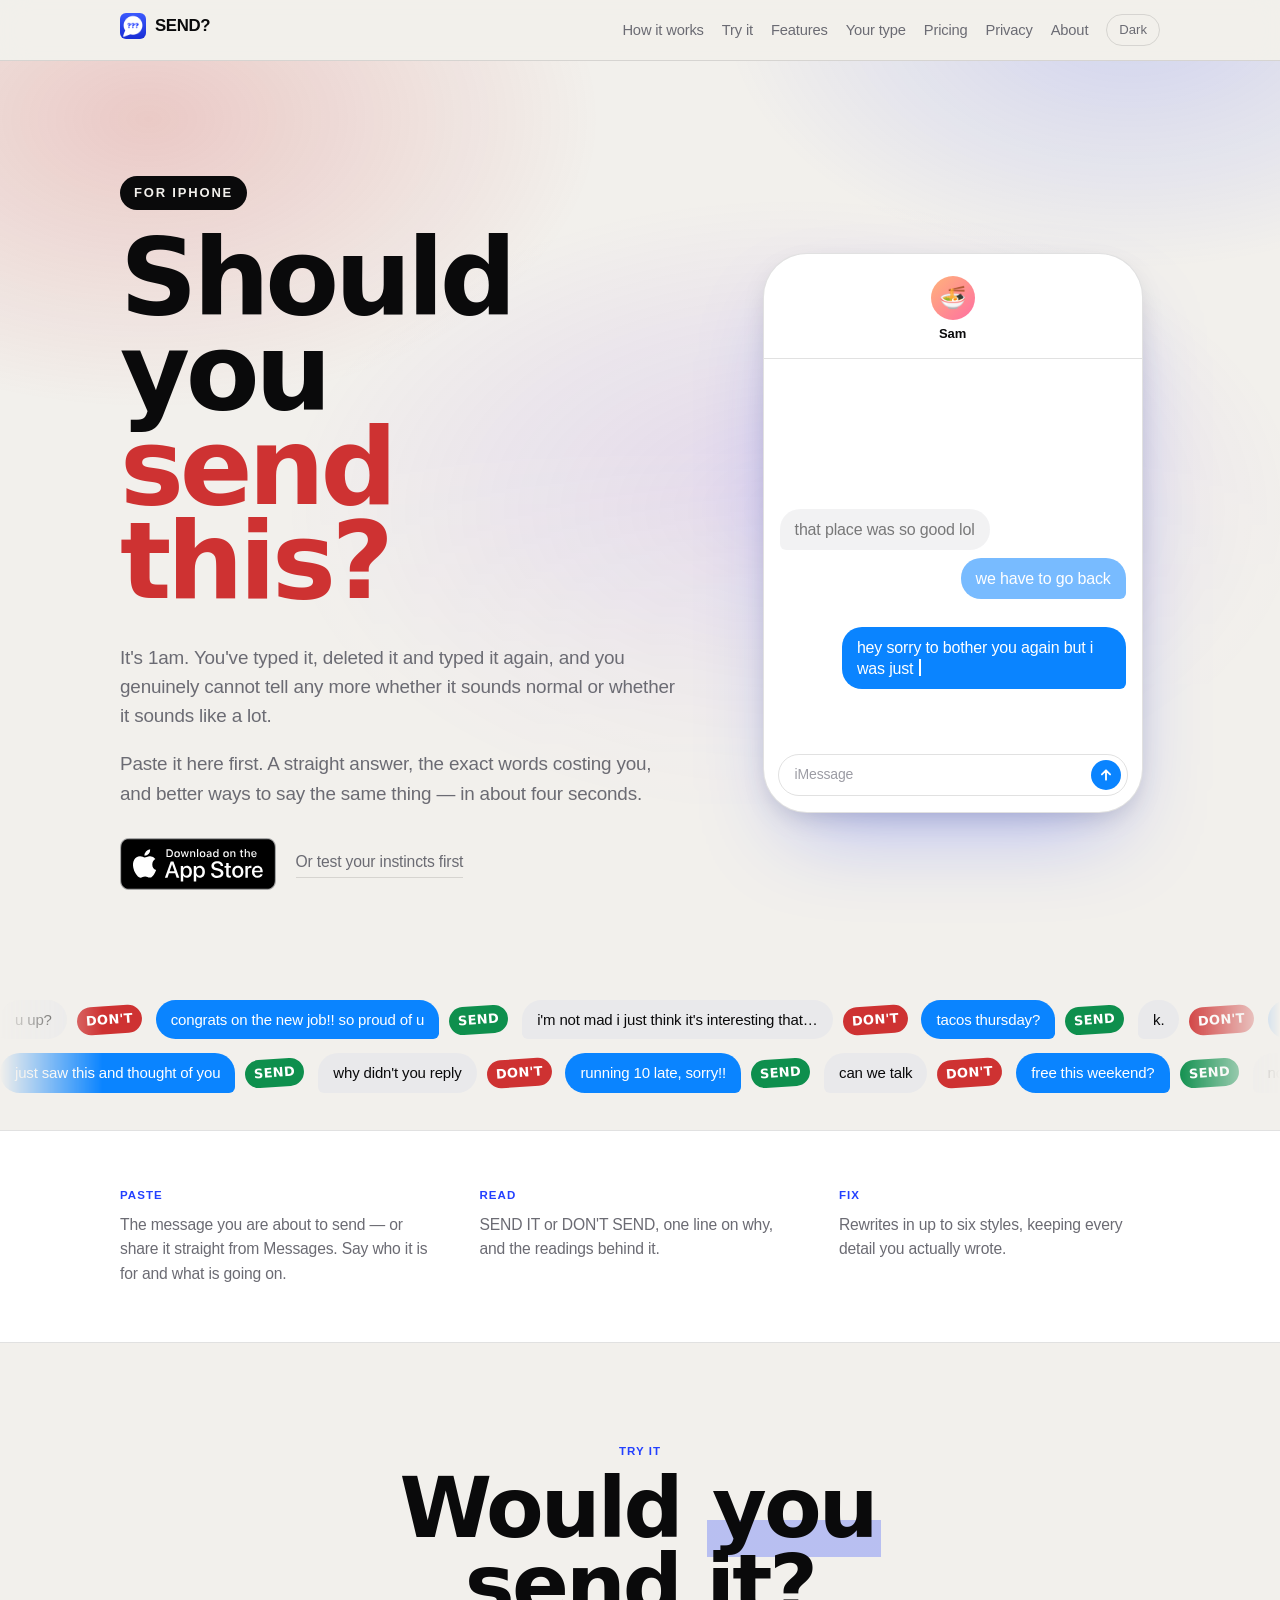
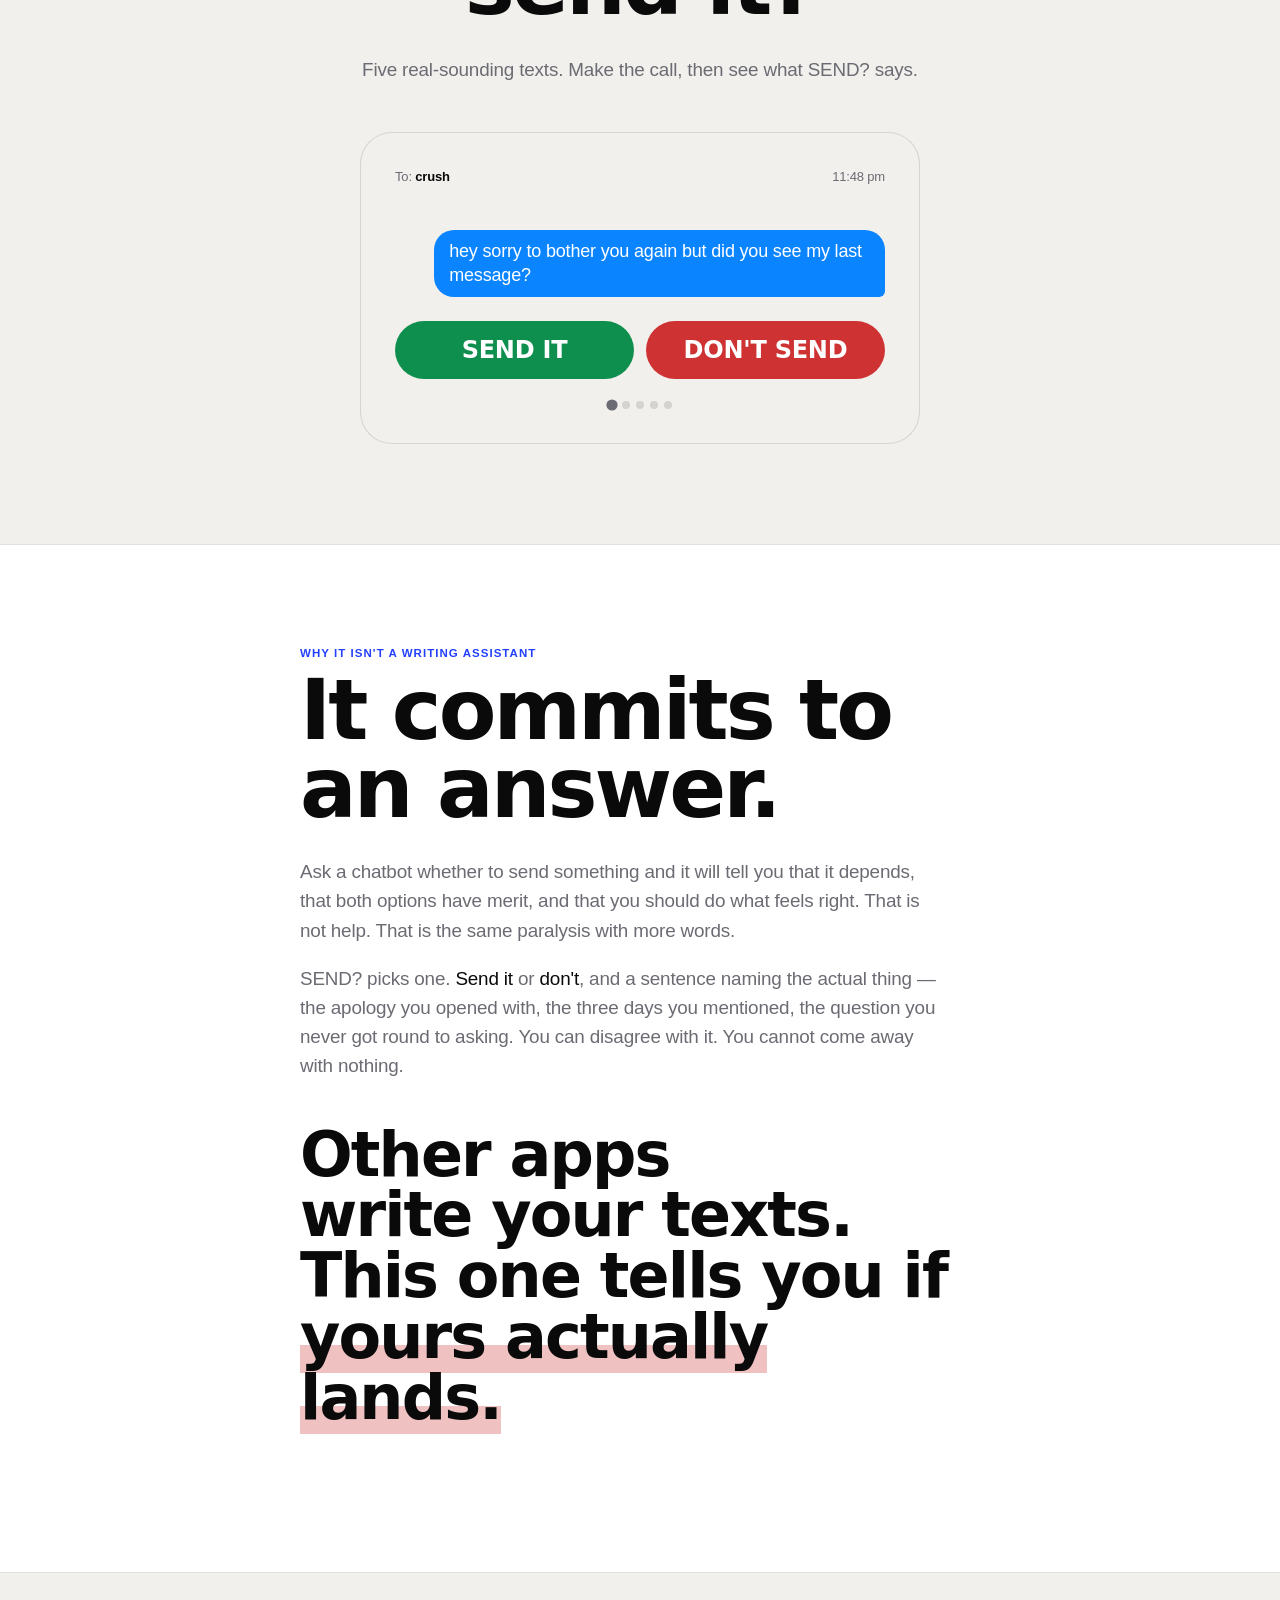
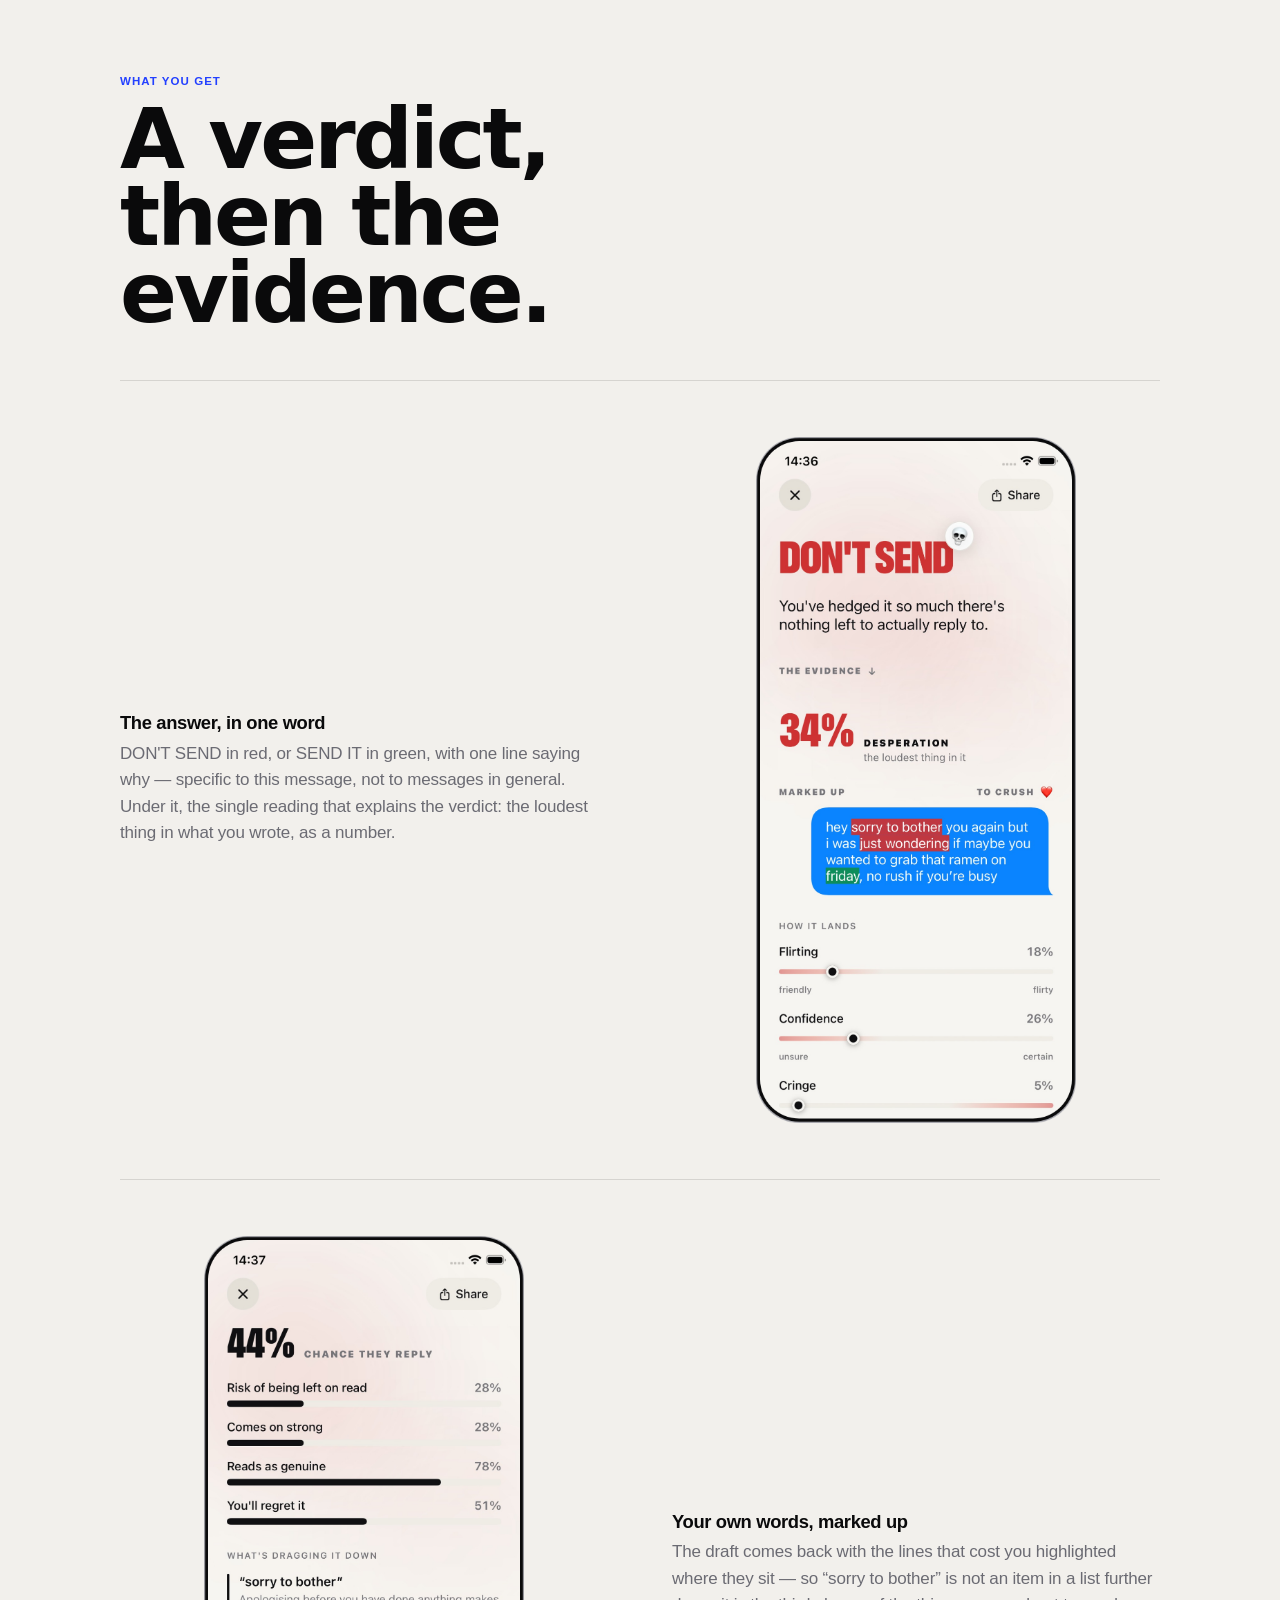
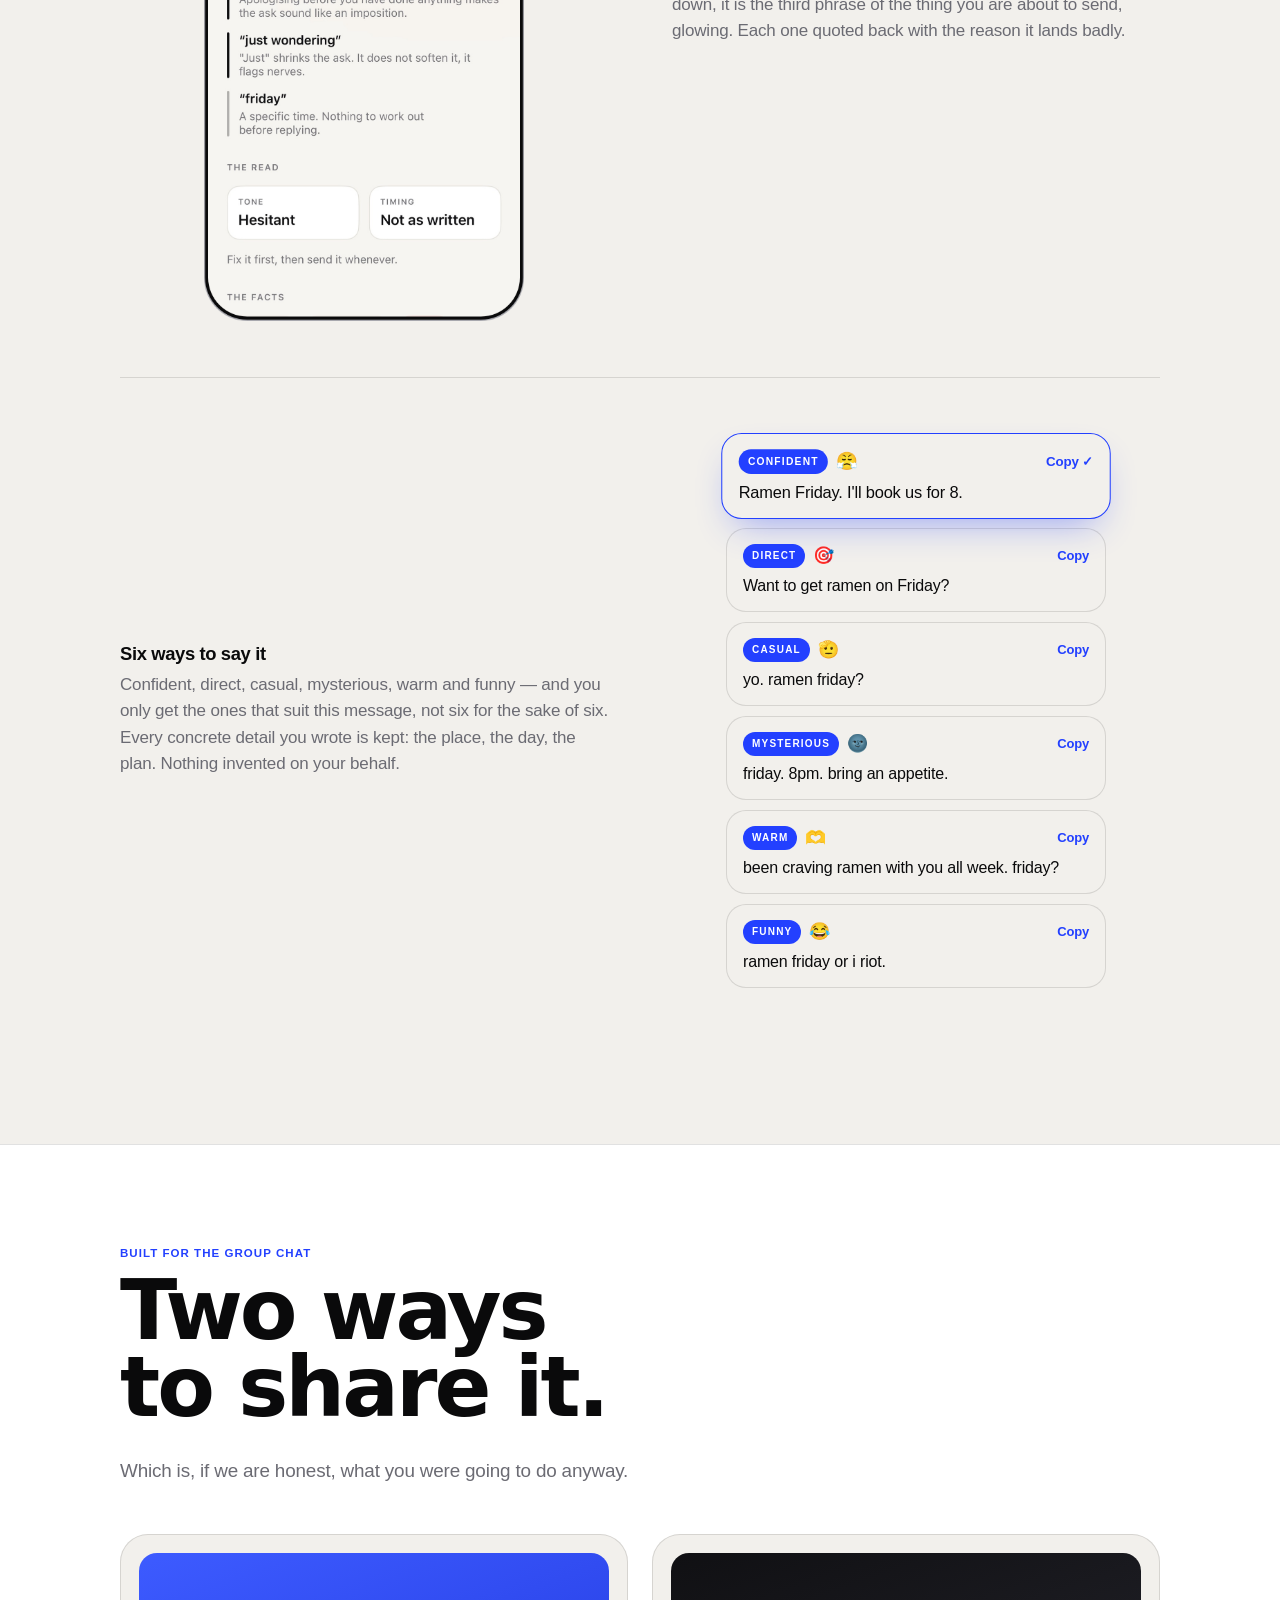
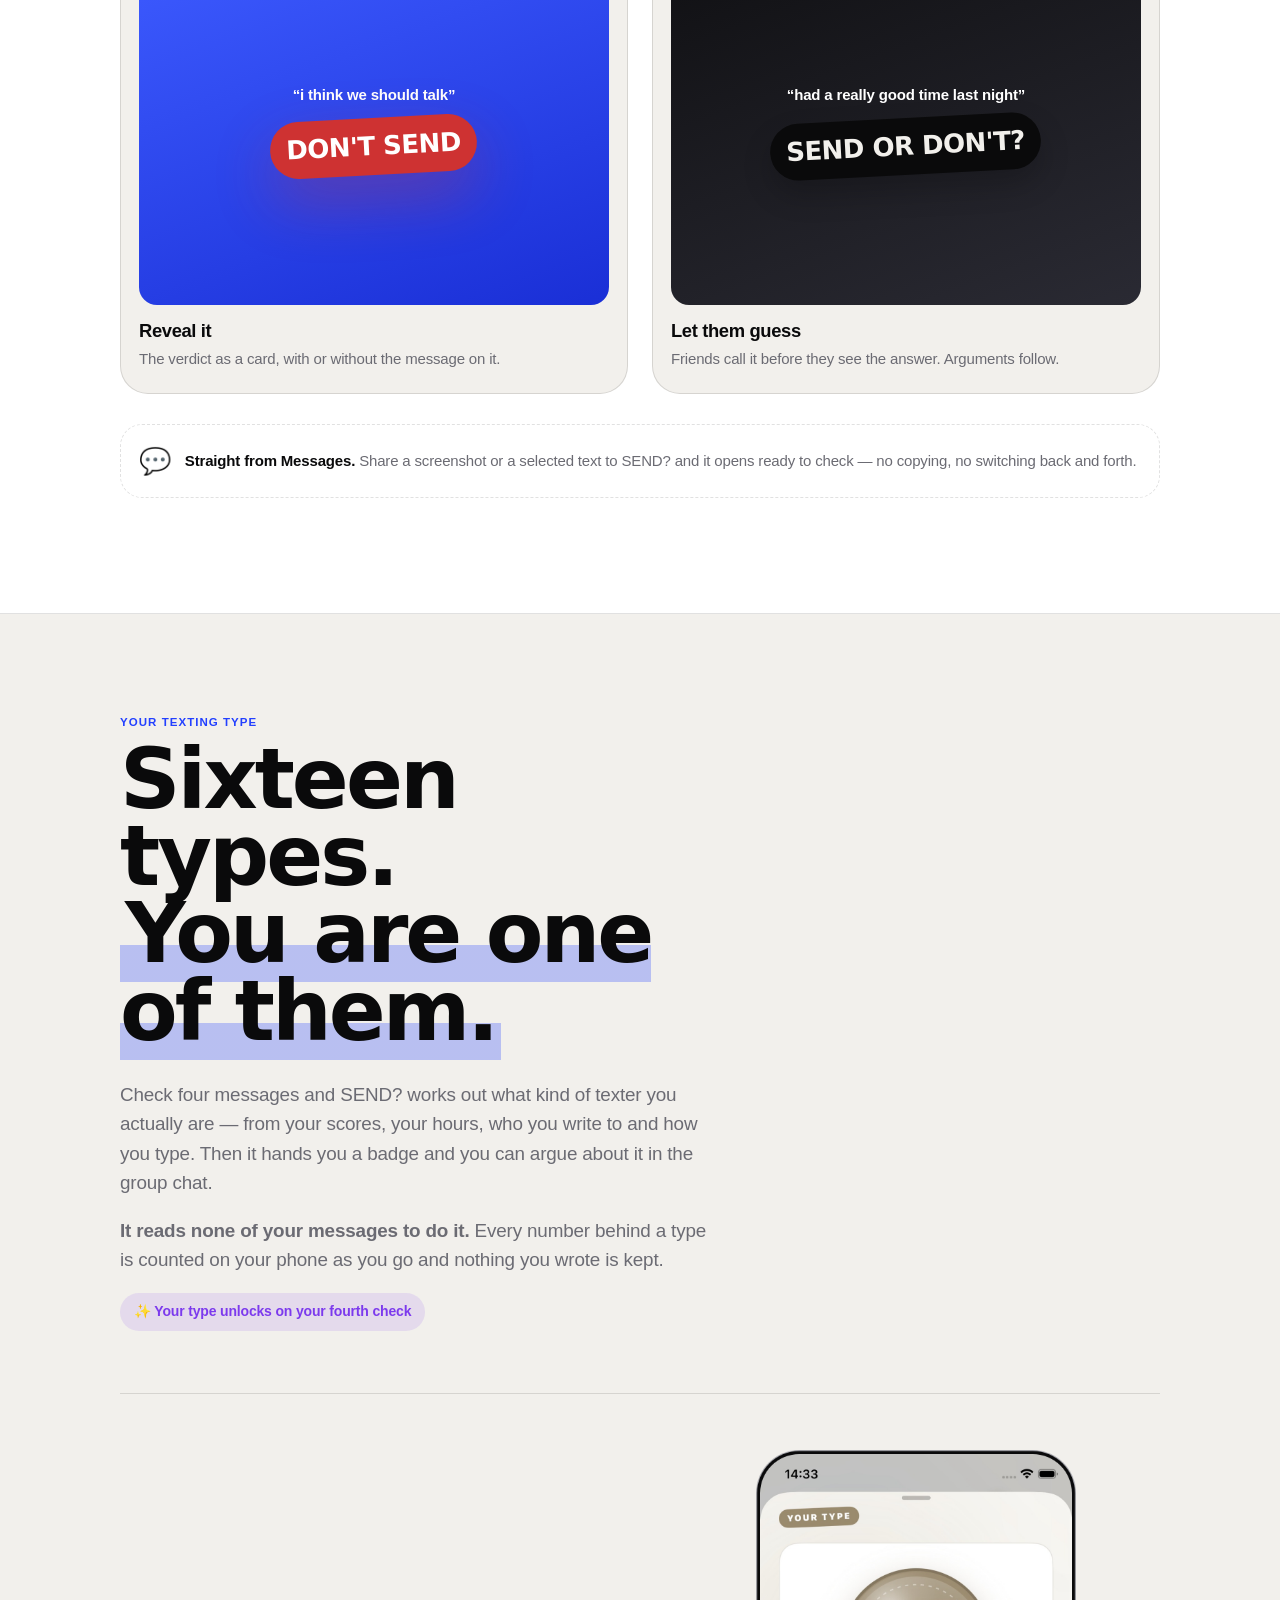
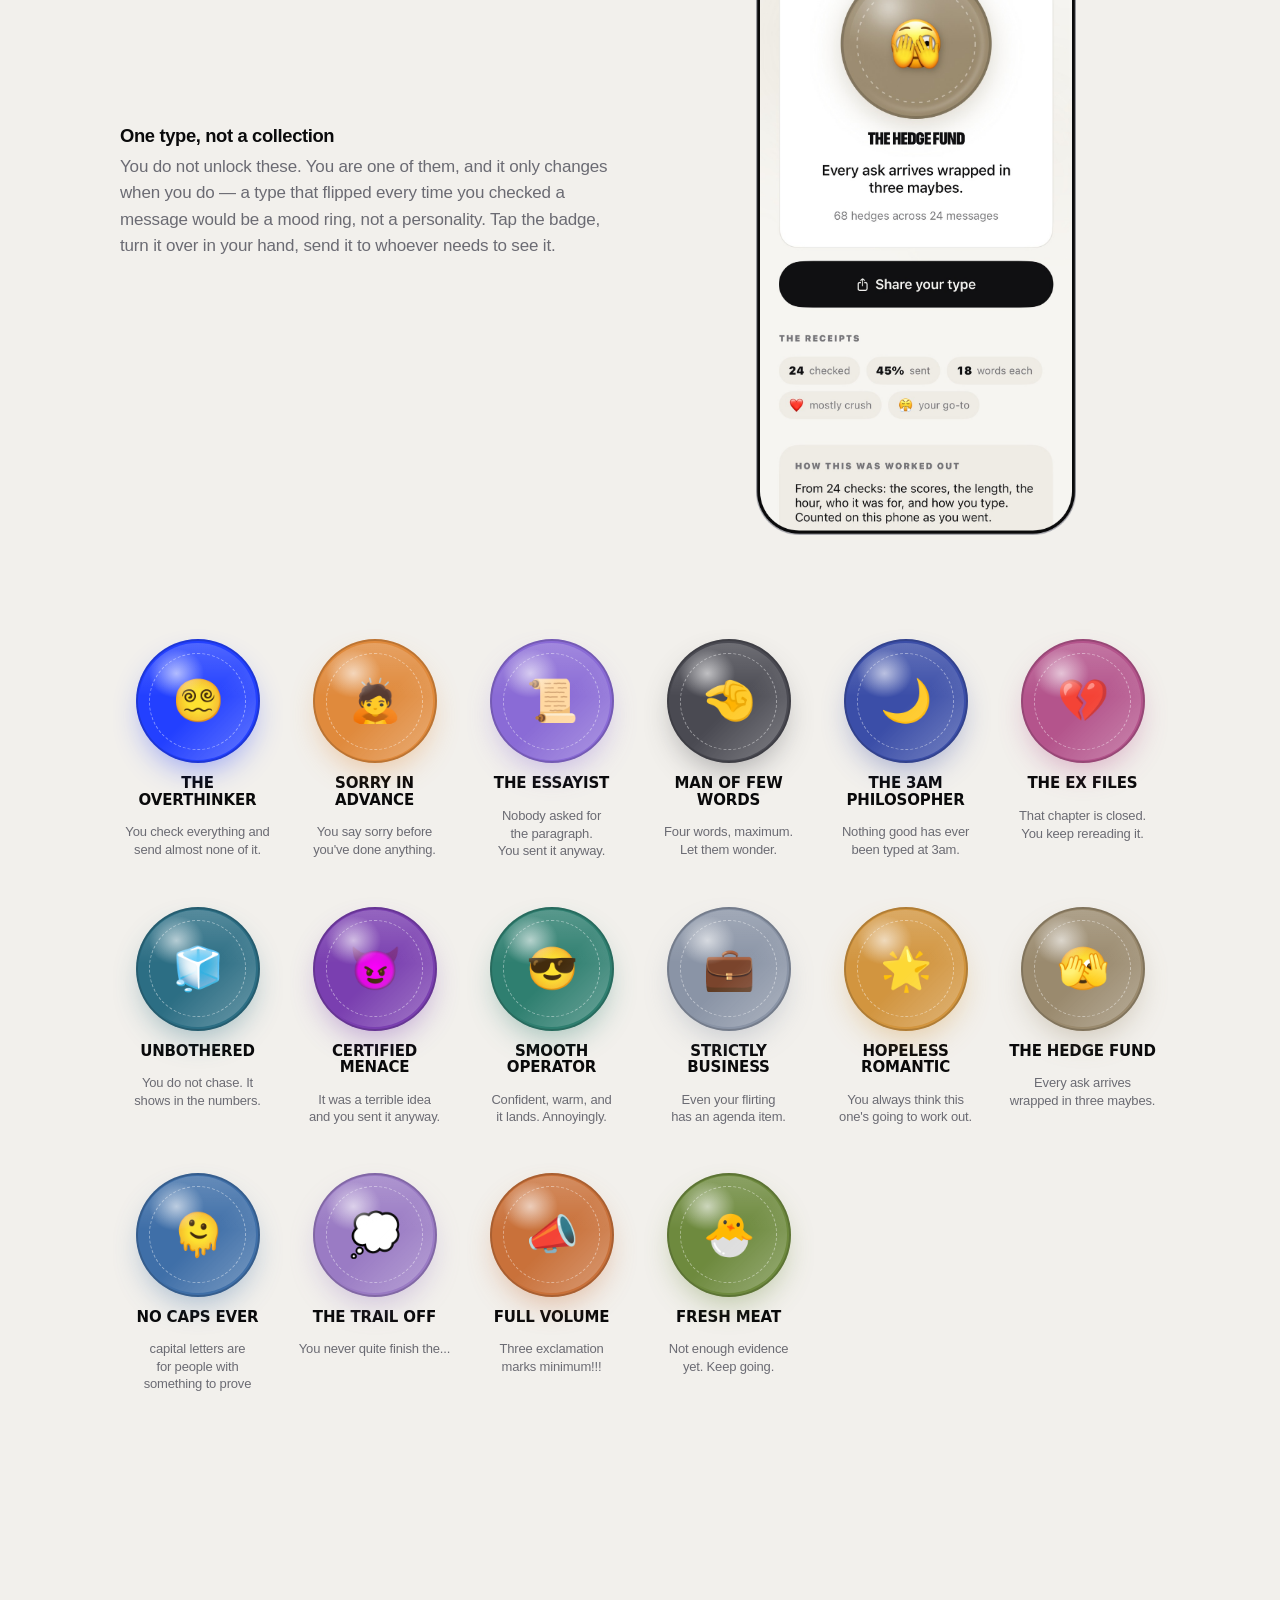
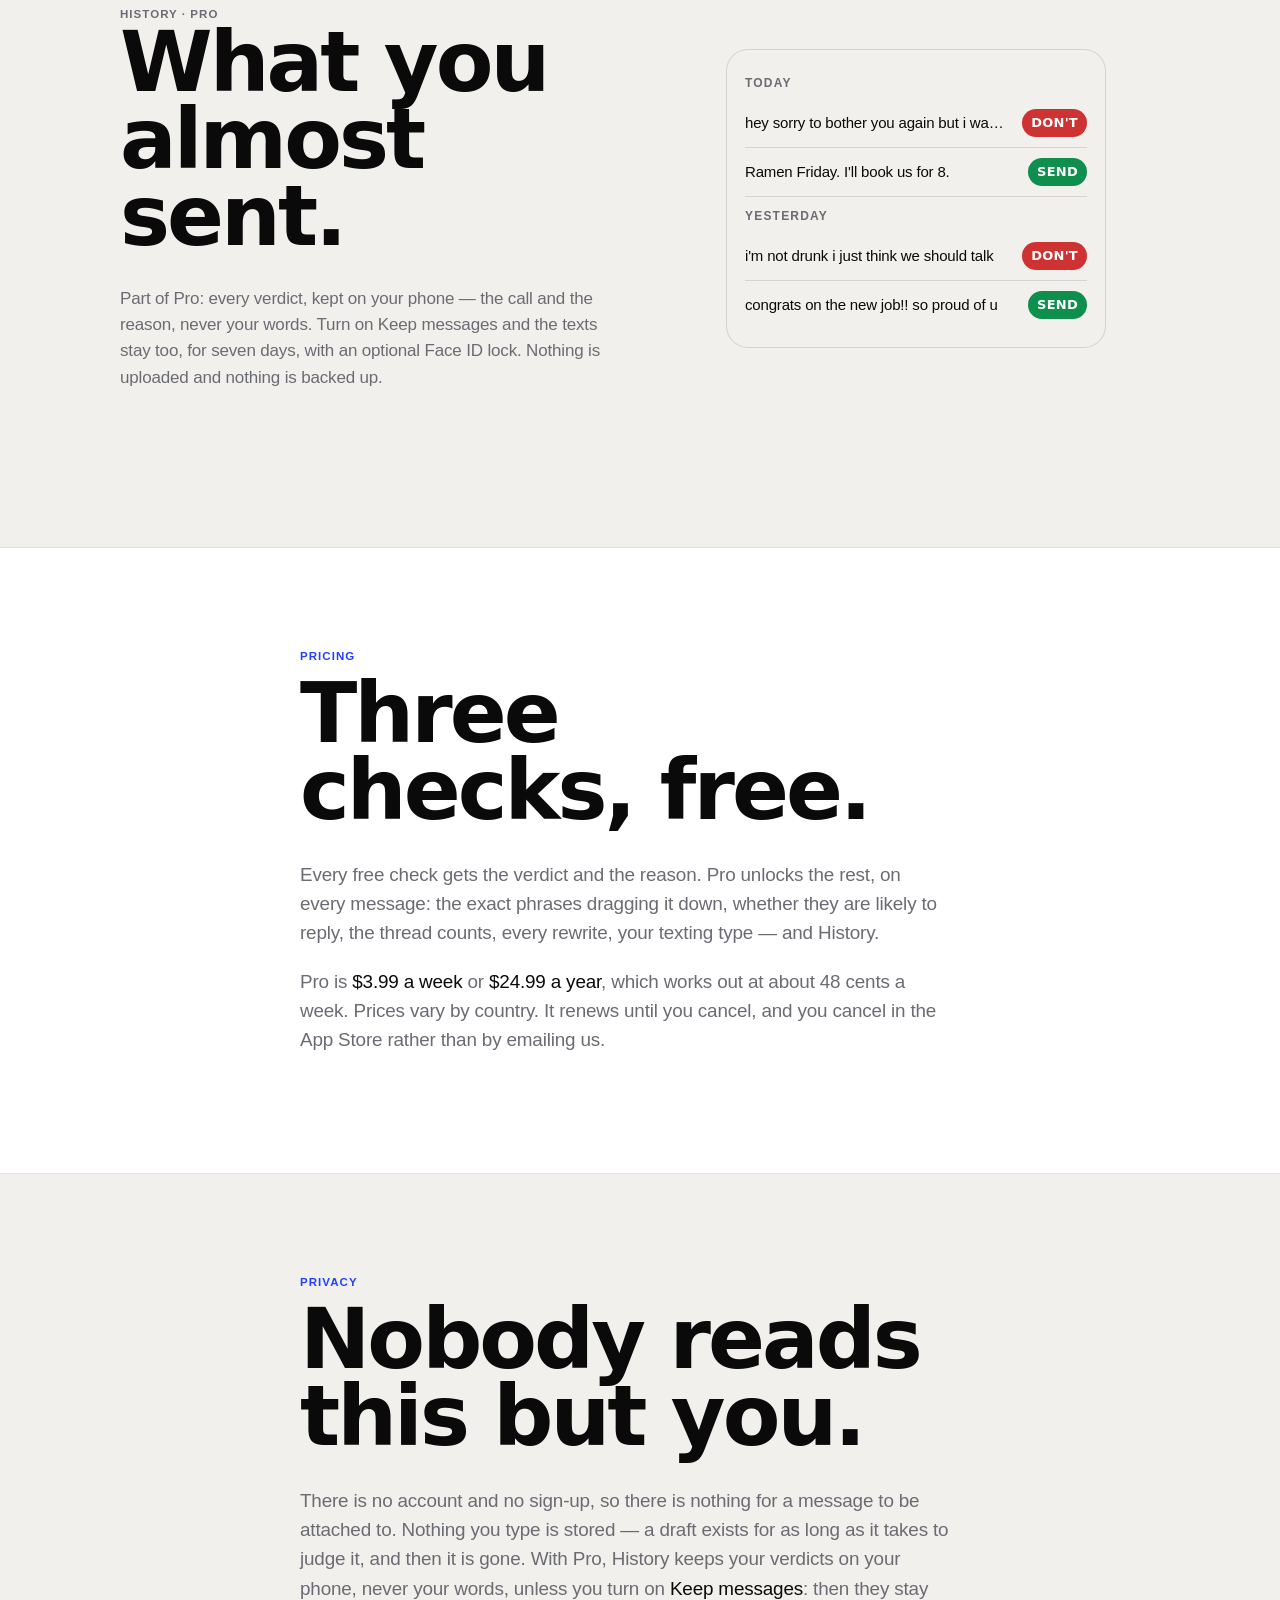
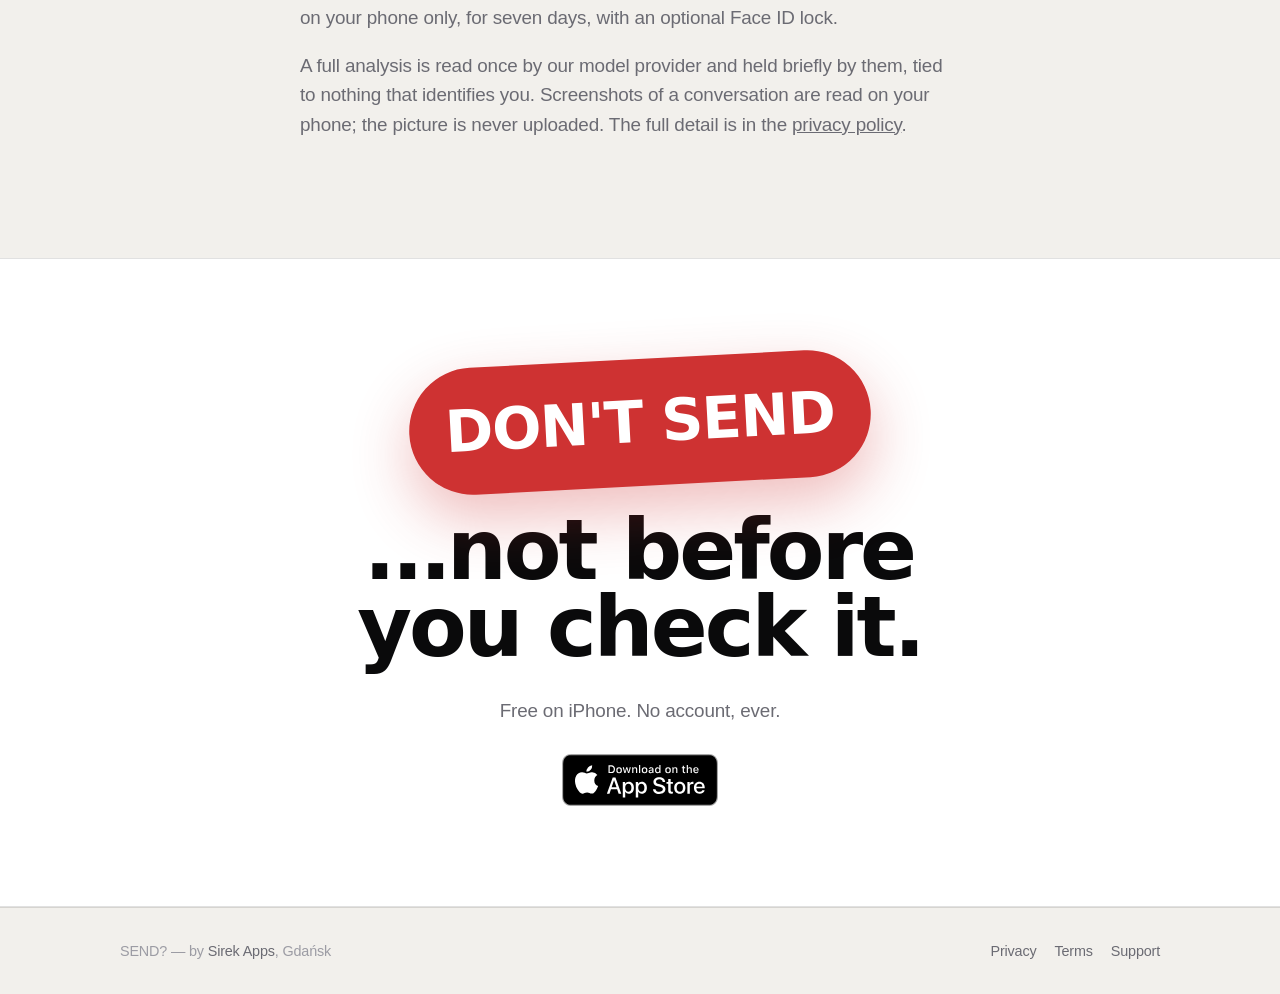
<file: index.html>
<!doctype html>
<html lang="en">
<head>
<meta charset="utf-8">
<meta name="viewport" content="width=device-width, initial-scale=1">

<title>SEND? — A second opinion before you hit send. For iPhone</title>
<link rel="icon" href="assets/icon-light.png" type="image/png">
<link rel="apple-touch-icon" href="assets/apple-touch-icon.png">
<meta name="description" content="Paste the text you have rewritten four times. SEND? gives you a straight verdict, the exact lines dragging it down, and better ways to say the same thing. Free on iPhone.">
<link rel="canonical" href="https://send.sirekapps.com/">
<meta name="color-scheme" content="light dark">

<meta property="og:title" content="SEND? — A second opinion before you hit send.">
<meta property="og:description" content="The text you have rewritten four times. Paste it in and find out how it actually lands, which words are costing you, and how to say it better.">
<meta property="og:image" content="https://send.sirekapps.com/assets/og.png">
<meta property="og:image:width" content="1200">
<meta property="og:image:height" content="630">
<meta property="og:type" content="website">
<meta property="og:url" content="https://send.sirekapps.com/">
<meta property="og:site_name" content="SEND?">
<meta name="twitter:card" content="summary_large_image">
<meta name="twitter:title" content="SEND? — A second opinion before you hit send.">
<meta name="twitter:description" content="Paste the draft. Get a verdict, the lines dragging it down, and better ways to say it.">
<meta name="twitter:image" content="https://send.sirekapps.com/assets/og.png">
<meta name="apple-itunes-app" content="app-id=6810178508">

<link rel="stylesheet" href="style.css">
<link rel="stylesheet" href="send.css">
<link rel="stylesheet" href="fx.css">
<script src="theme.js"></script>
<script src="nav.js" defer></script>
<script src="fx.js" defer></script>

<script type="application/ld+json">
{
  "@context": "https://schema.org",
  "@graph": [
    {
      "@type": "Organization",
      "@id": "https://sirekapps.com/#org",
      "name": "Sirek Apps",
      "url": "https://sirekapps.com/",
      "email": "support@sirekapps.com",
      "address": { "@type": "PostalAddress", "addressLocality": "Gdańsk", "addressCountry": "PL" }
    },
    {
      "@type": "WebSite",
      "@id": "https://send.sirekapps.com/#website",
      "url": "https://send.sirekapps.com/",
      "name": "SEND?",
      "publisher": { "@id": "https://sirekapps.com/#org" }
    },
    {
      "@type": "MobileApplication",
      "@id": "https://send.sirekapps.com/#app",
      "name": "SEND?",
      "applicationCategory": "SocialNetworkingApplication",
      "operatingSystem": "iOS",
      "url": "https://send.sirekapps.com/",
      "publisher": { "@id": "https://sirekapps.com/#org" },
      "installUrl": "https://apps.apple.com/app/id6810178508",
      "offers": { "@type": "Offer", "price": "0", "priceCurrency": "USD" }
    }
  ]
}
</script>
</head>
<body>

<a class="sr-only" href="#main">Skip to content</a>

<nav>
  <div class="wrap">
    <a href="./" aria-label="SEND? home">
      <span class="mark">
        <img class="mark-icon icon-light" src="assets/icon-light.png" alt="" width="26" height="26">
        <img class="mark-icon icon-dark" src="assets/icon-dark.png" alt="" width="26" height="26">SEND?
      </span>
    </a>
    <div class="nav-right">
      <div class="nav-links" id="nav-links">
        <a href="#how">How it works</a>
        <a href="#guess">Try it</a>
        <a href="#features">Features</a>
        <a href="#types">Your type</a>
        <a href="#pricing">Pricing</a>
        <a href="#privacy">Privacy</a>
        <a href="https://sirekapps.com/">About</a>
      </div>
      <button class="theme-toggle" type="button" aria-label="Toggle dark mode">Dark</button>
      <button class="nav-toggle" type="button" aria-label="Open menu" aria-expanded="false" aria-controls="nav-links">
        <span class="nav-toggle-box"><span class="nav-toggle-bar"></span></span>
      </button>
    </div>
  </div>
</nav>

<main id="main">

  <!-- HERO -->
  <section class="hero hero-loud">
    <div class="wash" aria-hidden="true"></div>
    <div class="wrap hero-grid">
      <div>
        <p class="kicker">For iPhone</p>
        <h1>Should you<br><span class="hit">send this?</span></h1>
        <p class="lead">It's 1am. You've typed it, deleted it and typed it again, and you genuinely cannot tell any more whether it sounds normal or whether it sounds like a lot.</p>
        <p class="lead">Paste it here first. A straight answer, the exact words costing you, and better ways to say the same thing — in about four seconds.</p>
        <div class="cta-row">
        <a class="badge" href="https://apps.apple.com/app/id6810178508" aria-label="Download SEND? on the App Store">
          <img class="badge-light" src="assets/app-store-black.svg" alt="" width="156" height="52">
          <img class="badge-dark" src="assets/app-store-white.svg" alt="" width="156" height="52">
        </a>
          <a class="text-link" href="#guess">Or test your instincts first</a>
        </div>
      </div>

      <!-- The finished state is in the markup; fx.js plays the rest. -->
      <div class="chat-demo" role="img" aria-label="A message being typed, stamped DON'T SEND for its apologies, then rewritten as “Ramen Friday. I'll book us for 8.” and stamped SEND IT — and the reply: omg yes">
        <div class="chat-head">
          <span class="chat-avatar">🍜</span>
          <span class="chat-name">Sam</span>
        </div>
        <div class="chat-body">
          <div class="row them chat-old"><span class="bub them">that place was so good lol</span></div>
          <div class="row me chat-old"><span class="bub me">we have to go back</span></div>
          <div class="row me" style="flex-direction:column;align-items:flex-end">
            <span class="style-tag on">confident 😤</span>
            <span class="bub me chat-draft">Ramen Friday. I'll book us for 8.</span>
          </div>
          <div class="row them"><span class="bub them chat-reply on">omg yes 🍜🍜</span></div>
        </div>
        <span class="stamp chat-stamp" aria-hidden="true">DON'T SEND</span>
        <span class="chat-chip" aria-hidden="true"></span>
        <div class="chat-input" aria-hidden="true">iMessage
          <span class="chat-send"><svg viewBox="0 0 24 24"><path d="M12 20V5M5 11l7-7 7 7" stroke="#fff" stroke-width="3.2" fill="none" stroke-linecap="round" stroke-linejoin="round"/></svg></span>
        </div>
      </div>
    </div>
  </section>

  <!-- THE TEXTS EVERYONE HAS TYPED -->
  <div class="marquee" aria-label="Example texts and their verdicts">
    <div class="marquee-row" style="--speed:70s">
      <span class="mq"><span class="bub them">u up?</span><span class="mini">DON'T</span></span>
      <span class="mq"><span class="bub me">congrats on the new job!! so proud of u</span><span class="mini go">SEND</span></span>
      <span class="mq"><span class="bub them">i'm not mad i just think it's interesting that…</span><span class="mini">DON'T</span></span>
      <span class="mq"><span class="bub me">tacos thursday?</span><span class="mini go">SEND</span></span>
      <span class="mq"><span class="bub them">k.</span><span class="mini">DON'T</span></span>
      <span class="mq"><span class="bub me">thanks for last night, had a really good time</span><span class="mini go">SEND</span></span>
      <span class="mq"><span class="bub them">hey stranger 👀</span><span class="mini">DON'T</span></span>
    </div>
    <div class="marquee-row rev" style="--speed:80s">
      <span class="mq"><span class="bub me">just saw this and thought of you</span><span class="mini go">SEND</span></span>
      <span class="mq"><span class="bub them">why didn't you reply</span><span class="mini">DON'T</span></span>
      <span class="mq"><span class="bub me">running 10 late, sorry!!</span><span class="mini go">SEND</span></span>
      <span class="mq"><span class="bub them">can we talk</span><span class="mini">DON'T</span></span>
      <span class="mq"><span class="bub me">free this weekend?</span><span class="mini go">SEND</span></span>
      <span class="mq"><span class="bub them">no worries if not!!! totally fine!!!</span><span class="mini">DON'T</span></span>
      <span class="mq"><span class="bub me">i miss us</span><span class="mini">DON'T</span></span>
    </div>
  </div>

  <!-- HOW -->
  <section class="section section-muted section-tight" id="how">
    <div class="wrap">
      <div class="steps">
        <div class="step reveal">
          <span class="step-kicker">Paste</span>
          <p>The message you are about to send — or share it straight from Messages. Say who it is for and what is going on.</p>
        </div>
        <div class="step reveal" style="--d:.1s">
          <span class="step-kicker">Read</span>
          <p>SEND IT or DON'T SEND, one line on why, and the readings behind it.</p>
        </div>
        <div class="step reveal" style="--d:.2s">
          <span class="step-kicker">Fix</span>
          <p>Rewrites in up to six styles, keeping every detail you actually wrote.</p>
        </div>
      </div>
    </div>
  </section>

  <!-- WOULD YOU SEND IT? -->
  <section class="section" id="guess">
    <div class="wrap">
      <div class="section-head reveal" style="margin-inline:auto;text-align:center">
        <p class="eyebrow">Try it</p>
        <h2 class="loud">Would <span class="hl">you</span> send it?</h2>
        <p class="lead" style="margin-inline:auto">Five real-sounding texts. Make the call, then see what SEND? says.</p>
      </div>
      <div class="game reveal">
        <div class="game-play">
          <div class="game-meta"><span>To: <b>crush</b></span><span>11:48 pm</span></div>
          <div class="game-thread"><div class="bub me">hey sorry to bother you again but did you see my last message?</div></div>
          <div class="game-buttons">
            <button class="game-btn go" type="button">SEND IT</button>
            <button class="game-btn no" type="button">DON'T SEND</button>
          </div>
          <div class="game-result" aria-live="polite" hidden></div>
          <div class="game-dots" aria-hidden="true"></div>
        </div>
        <div class="game-end" hidden>
          <p class="eyebrow">Your score</p>
          <p class="score">0/5</p>
          <p class="lead verdict-line" style="margin-inline:auto"></p>
          <div class="cta-row">
          <a class="badge" href="https://apps.apple.com/app/id6810178508" aria-label="Download SEND? on the App Store">
          <img class="badge-light" src="assets/app-store-black.svg" alt="" width="156" height="52">
          <img class="badge-dark" src="assets/app-store-white.svg" alt="" width="156" height="52">
        </a>
            <button class="game-next game-again" type="button">Play again</button>
          </div>
        </div>
      </div>
    </div>
  </section>

  <!-- THE ARGUMENT -->
  <section class="section section-muted" id="idea">
    <div class="wrap narrow reveal">
      <p class="eyebrow">Why it isn't a writing assistant</p>
      <h2 class="loud">It commits to an answer.</h2>
      <p class="lead">Ask a chatbot whether to send something and it will tell you that it depends, that both options have merit, and that you should do what feels right. That is not help. That is the same paralysis with more words.</p>
      <p class="lead">SEND? picks one. <em>Send it</em> or <em>don't</em>, and a sentence naming the actual thing — the apology you opened with, the three days you mentioned, the question you never got round to asking. You can disagree with it. You cannot come away with nothing.</p>
      <p class="shout">Other apps write your texts.<br>This one tells you if<br><span class="hl-red">yours actually lands.</span></p>
    </div>
  </section>

  <!-- FEATURES -->
  <section class="section" id="features">
    <div class="wrap">
      <div class="section-head reveal">
        <p class="eyebrow">What you get</p>
        <h2 class="loud">A verdict, then the evidence.</h2>
      </div>

      <div class="feature-row">
        <div class="feature-text reveal">
          <h3>The answer, in one word</h3>
          <p>DON'T SEND in red, or SEND IT in green, with one line saying why — specific to this message, not to messages in general. Under it, the single reading that explains the verdict: the loudest thing in what you wrote, as a number.</p>
        </div>
        <img class="shot reveal" src="assets/verdict.png"
             alt="SEND? on iPhone showing DON'T SEND in red, the line “You apologised twice before you asked anything”, and 34% desperation as the loudest reading" width="925" height="1981" loading="lazy">
      </div>

      <div class="feature-row flip">
        <div class="feature-text reveal">
          <h3>Your own words, marked up</h3>
          <p>The draft comes back with the lines that cost you highlighted where they sit — so “sorry to bother” is not an item in a list further down, it is the third phrase of the thing you are about to send, glowing. Each one quoted back with the reason it lands badly.</p>
        </div>
        <img class="shot reveal" src="assets/phrases.png"
             alt="The breakdown on iPhone: quoted phrases “sorry to bother”, “just wondering” and “friday”, each with a line explaining what it does to the reader" width="925" height="1981" loading="lazy">
      </div>

      <div class="feature-row">
        <div class="feature-text reveal">
          <h3>Six ways to say it</h3>
          <p>Confident, direct, casual, mysterious, warm and funny — and you only get the ones that suit this message, not six for the sake of six. Every concrete detail you wrote is kept: the place, the day, the plan. Nothing invented on your behalf.</p>
        </div>
        <div class="rw-stack reveal" aria-label="Six rewrites of the same message">
          <div class="rw-card hot"><div class="rw-top"><span class="rw-pill">Confident</span>😤<span class="rw-copy">Copy</span></div><div class="rw-text">Ramen Friday. I'll book us for 8.</div></div>
          <div class="rw-card"><div class="rw-top"><span class="rw-pill">Direct</span>🎯<span class="rw-copy">Copy</span></div><div class="rw-text">Want to get ramen on Friday?</div></div>
          <div class="rw-card"><div class="rw-top"><span class="rw-pill">Casual</span>🫡<span class="rw-copy">Copy</span></div><div class="rw-text">yo. ramen friday?</div></div>
          <div class="rw-card"><div class="rw-top"><span class="rw-pill">Mysterious</span>🌚<span class="rw-copy">Copy</span></div><div class="rw-text">friday. 8pm. bring an appetite.</div></div>
          <div class="rw-card"><div class="rw-top"><span class="rw-pill">Warm</span>🫶<span class="rw-copy">Copy</span></div><div class="rw-text">been craving ramen with you all week. friday?</div></div>
          <div class="rw-card"><div class="rw-top"><span class="rw-pill">Funny</span>😂<span class="rw-copy">Copy</span></div><div class="rw-text">ramen friday or i riot.</div></div>
        </div>
      </div>
    </div>
  </section>

  <!-- SHARING -->
  <section class="section section-muted" id="share">
    <div class="wrap">
      <div class="section-head reveal">
        <p class="eyebrow">Built for the group chat</p>
        <h2 class="loud">Two ways to share it.</h2>
        <p class="lead">Which is, if we are honest, what you were going to do anyway.</p>
      </div>
      <div class="share-grid">
        <div class="share-card reveal">
          <div class="share-vis" aria-hidden="true"><div><p class="q">“i think we should talk”</p><span class="stamp">DON'T SEND</span></div></div>
          <h3>Reveal it</h3>
          <p>The verdict as a card, with or without the message on it.</p>
        </div>
        <div class="share-card reveal" style="--d:.1s">
          <div class="share-vis guess" aria-hidden="true"><div><p class="q">“had a really good time last night”</p><span class="stamp ink">SEND OR DON'T?</span></div></div>
          <h3>Let them guess</h3>
          <p>Friends call it before they see the answer. Arguments follow.</p>
        </div>
      </div>
      <p class="from-messages reveal"><span class="ico">💬</span><span><b>Straight from Messages.</b> Share a screenshot or a selected text to SEND? and it opens ready to check — no copying, no switching back and forth.</span></p>
    </div>
  </section>

  <!-- THE SIXTEEN -->
  <section class="section" id="types">
    <div class="wrap">
      <div class="section-head reveal">
        <p class="eyebrow">Your texting type</p>
        <h2 class="loud">Sixteen types.<br><span class="hl">You are one of them.</span></h2>
        <p class="lead">Check four messages and SEND? works out what kind of texter you actually are — from your scores, your hours, who you write to and how you type. Then it hands you a badge and you can argue about it in the group chat.</p>
        <p class="lead"><strong>It reads none of your messages to do it.</strong> Every number behind a type is counted on your phone as you go and nothing you wrote is kept.</p>
        <p class="unlock-note">✨ Your type unlocks on your fourth check</p>
      </div>

      <div class="feature-row">
        <div class="feature-text reveal">
          <h3>One type, not a collection</h3>
          <p>You do not unlock these. You are one of them, and it only changes when you do — a type that flipped every time you checked a message would be a mood ring, not a personality. Tap the badge, turn it over in your hand, send it to whoever needs to see it.</p>
        </div>
        <img class="shot reveal" src="assets/badge.png"
             alt="The SEND? profile screen on iPhone showing the Hedge Fund badge, the line “Every ask arrives wrapped in three maybes”, and the count of hedges behind it"
             width="925" height="1981" loading="lazy">
      </div>

      <div class="types">
        <div class="type">
          <div class="pin" style="--tint:#2340FF;--glow:rgba(35,64,255,0.42)">😵‍💫</div>
          <p class="type-name">The Overthinker</p>
          <p class="type-line">You check everything and send almost none of it.</p>
        </div>
        <div class="type">
          <div class="pin" style="--tint:#E08A3C;--glow:rgba(224,138,60,0.42)">🙇</div>
          <p class="type-name">Sorry In Advance</p>
          <p class="type-line">You say sorry before you&#x27;ve done anything.</p>
        </div>
        <div class="type">
          <div class="pin" style="--tint:#8A6BD6;--glow:rgba(138,107,214,0.42)">📜</div>
          <p class="type-name">The Essayist</p>
          <p class="type-line">Nobody asked for the paragraph. You sent it anyway.</p>
        </div>
        <div class="type">
          <div class="pin" style="--tint:#4A4A52;--glow:rgba(74,74,82,0.42)">🤏</div>
          <p class="type-name">Man of Few Words</p>
          <p class="type-line">Four words, maximum. Let them wonder.</p>
        </div>
        <div class="type">
          <div class="pin" style="--tint:#3B4EA8;--glow:rgba(59,78,168,0.42)">🌙</div>
          <p class="type-name">The 3AM Philosopher</p>
          <p class="type-line">Nothing good has ever been typed at 3am.</p>
        </div>
        <div class="type">
          <div class="pin" style="--tint:#B4548C;--glow:rgba(180,84,140,0.42)">💔</div>
          <p class="type-name">The Ex Files</p>
          <p class="type-line">That chapter is closed. You keep rereading it.</p>
        </div>
        <div class="type">
          <div class="pin" style="--tint:#2C6E84;--glow:rgba(44,110,132,0.42)">🧊</div>
          <p class="type-name">Unbothered</p>
          <p class="type-line">You do not chase. It shows in the numbers.</p>
        </div>
        <div class="type">
          <div class="pin" style="--tint:#7A3FB0;--glow:rgba(122,63,176,0.42)">😈</div>
          <p class="type-name">Certified Menace</p>
          <p class="type-line">It was a terrible idea and you sent it anyway.</p>
        </div>
        <div class="type">
          <div class="pin" style="--tint:#2F7F70;--glow:rgba(47,127,112,0.42)">😎</div>
          <p class="type-name">Smooth Operator</p>
          <p class="type-line">Confident, warm, and it lands. Annoyingly.</p>
        </div>
        <div class="type">
          <div class="pin" style="--tint:#8A94A6;--glow:rgba(138,148,166,0.42)">💼</div>
          <p class="type-name">Strictly Business</p>
          <p class="type-line">Even your flirting has an agenda item.</p>
        </div>
        <div class="type">
          <div class="pin" style="--tint:#D2953F;--glow:rgba(210,149,63,0.42)">🌟</div>
          <p class="type-name">Hopeless Romantic</p>
          <p class="type-line">You always think this one&#x27;s going to work out.</p>
        </div>
        <div class="type">
          <div class="pin" style="--tint:#9A8A6E;--glow:rgba(154,138,110,0.42)">🫣</div>
          <p class="type-name">The Hedge Fund</p>
          <p class="type-line">Every ask arrives wrapped in three maybes.</p>
        </div>
        <div class="type">
          <div class="pin" style="--tint:#3F6FA8;--glow:rgba(63,111,168,0.42)">🫠</div>
          <p class="type-name">no caps ever</p>
          <p class="type-line">capital letters are for people with something to prove</p>
        </div>
        <div class="type">
          <div class="pin" style="--tint:#9A7BC4;--glow:rgba(154,123,196,0.42)">💭</div>
          <p class="type-name">The Trail Off</p>
          <p class="type-line">You never quite finish the...</p>
        </div>
        <div class="type">
          <div class="pin" style="--tint:#C9713A;--glow:rgba(201,113,58,0.42)">📣</div>
          <p class="type-name">Full Volume</p>
          <p class="type-line">Three exclamation marks minimum!!!</p>
        </div>
        <div class="type">
          <div class="pin" style="--tint:#6E8A3E;--glow:rgba(110,138,62,0.42)">🐣</div>
          <p class="type-name">Fresh Meat</p>
          <p class="type-line">Not enough evidence yet. Keep going.</p>
        </div>
      </div>
    </div>
  </section>

  <!-- HISTORY -->
  <section class="section" id="history">
    <div class="wrap">
      <div class="feature-row">
        <div class="feature-text reveal">
          <p class="eyebrow">History · Pro</p>
          <h2 class="loud">What you almost sent.</h2>
          <p>Part of Pro: every verdict, kept on your phone — the call and the reason, never your words. Turn on Keep messages and the texts stay too, for seven days, with an optional Face ID lock. Nothing is uploaded and nothing is backed up.</p>
        </div>
        <div class="history-mock reveal" aria-label="A history list of past checks">
          <p class="hm-day">Today</p>
          <div class="hm-row"><span>hey sorry to bother you again but i was just wondering…</span><span class="mini">DON'T</span></div>
          <div class="hm-row"><span>Ramen Friday. I'll book us for 8.</span><span class="mini go">SEND</span></div>
          <p class="hm-day">Yesterday</p>
          <div class="hm-row"><span>i'm not drunk i just think we should talk</span><span class="mini">DON'T</span></div>
          <div class="hm-row"><span>congrats on the new job!! so proud of u</span><span class="mini go">SEND</span></div>
        </div>
      </div>
    </div>
  </section>

  <!-- PRICING -->
  <section class="section section-muted" id="pricing">
    <div class="wrap narrow reveal">
      <p class="eyebrow">Pricing</p>
      <h2 class="loud">Three checks, free.</h2>
      <p class="lead">Every free check gets the verdict and the reason. Pro unlocks the rest, on every message: the exact phrases dragging it down, whether they are likely to reply, the thread counts, every rewrite, your texting type — and History.</p>
      <p class="lead">Pro is <em>$3.99 a week</em> or <em>$24.99 a year</em>, which works out at about 48 cents a week. Prices vary by country. It renews until you cancel, and you cancel in the App Store rather than by emailing us.</p>
    </div>
  </section>

  <!-- PRIVACY -->
  <section class="section" id="privacy">
    <div class="wrap narrow reveal">
      <p class="eyebrow">Privacy</p>
      <h2 class="loud">Nobody reads this but you.</h2>
      <p class="lead">There is no account and no sign-up, so there is nothing for a message to be attached to. Nothing you type is stored — a draft exists for as long as it takes to judge it, and then it is gone. With Pro, History keeps your verdicts on your phone, never your words, unless you turn on <em>Keep messages</em>: then they stay on your phone only, for seven days, with an optional Face ID lock.</p>
      <p class="lead">A full analysis is read once by our model provider and held briefly by them, tied to nothing that identifies you. Screenshots of a conversation are read on your phone; the picture is never uploaded. The full detail is in the <a href="https://sirekapps.com/privacy">privacy policy</a>.</p>
    </div>
  </section>

  <!-- CLOSE -->
  <section class="section section-close section-muted">
    <div class="wrap narrow reveal">
      <span class="stamp">DON'T SEND</span>
      <h2 class="loud">…not before you check it.</h2>
      <p class="lead">Free on iPhone. No account, ever.</p>
      <div class="cta-row">
      <a class="badge" href="https://apps.apple.com/app/id6810178508" aria-label="Download SEND? on the App Store">
          <img class="badge-light" src="assets/app-store-black.svg" alt="" width="156" height="52">
          <img class="badge-dark" src="assets/app-store-white.svg" alt="" width="156" height="52">
        </a>
      </div>
    </div>
  </section>

</main>

<footer>
  <div class="wrap footer-grid">
    <p class="footer-mark">SEND? — by <a href="https://sirekapps.com/">Sirek Apps</a>, Gdańsk</p>
    <p class="footer-links">
      <a href="https://sirekapps.com/privacy">Privacy</a>
      <a href="https://sirekapps.com/terms">Terms</a>
      <a href="mailto:support@sirekapps.com">Support</a>
    </p>
  </div>
</footer>

</body>
</html>
</file>
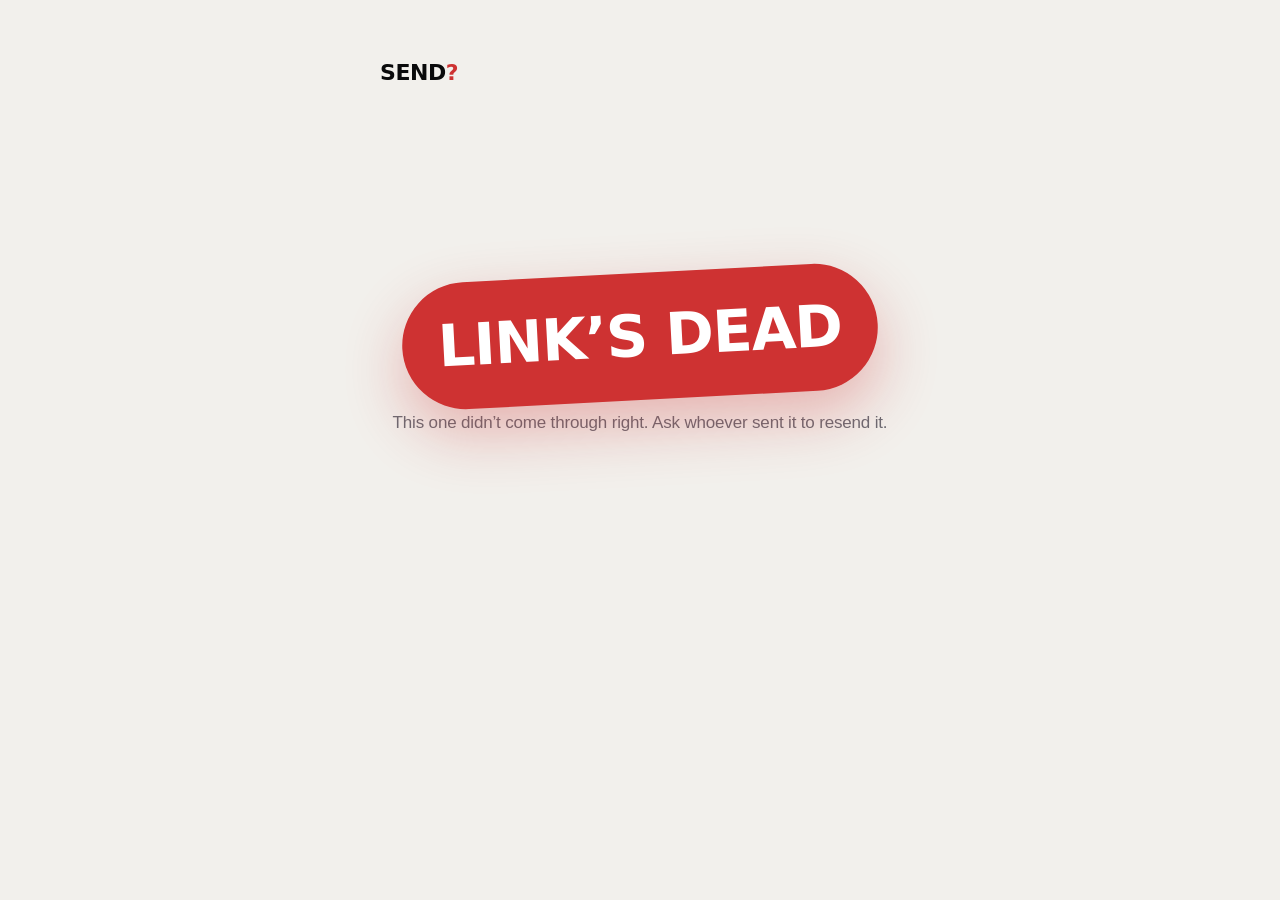
<file: guess.html>
<!doctype html>
<html lang="en">
<head>
<meta charset="utf-8">
<meta name="viewport" content="width=device-width, initial-scale=1">
<title>Guess the verdict — SEND?</title>
<meta name="description" content="Someone sent you a text they weren't sure about. SEND it, or DON'T? Guess before the app tells you.">

<!--
  guess.html — the "guess it" page.

  ── WHY THIS PAGE NEEDS NO SERVER ────────────────────────────────────────
  Everything it shows — the message, the app's real verdict, the reason —
  is already known at the moment the app builds the share link, so instead
  of uploading any of it, the app base64-encodes it straight into the URL
  fragment: send.sirekapps.com/guess.html#eyJtIjoi... A fragment never
  reaches a server in an HTTP request, so this is not a database with one
  row per share, it is a page that reads its own address. No KV, no worker
  endpoint, nothing to run out of quota or go down.

  The one thing this deliberately cannot do is tally votes from more than
  one visitor back to whoever posted it — each visitor's guess lives only
  in their own browser tab. That is Jury Mode, and it is the one version of
  this idea that would actually need a server (see SEND?'s worker, which
  already has the KV pattern for it).

  ── THE PAYLOAD ──────────────────────────────────────────────────────────
  { m: message, v: "SEND"|"DONT", r: reason, s: [[label,value], ...] }
  s is optional and capped at two rows — the same two the app's own share
  card leads with, kept in sync by hand since this file has no build step.
-->

<meta property="og:title" content="Guess the verdict">
<meta property="og:description" content="Someone wasn't sure whether to send this. SEND, or DON'T?">
<meta property="og:image" content="https://send.sirekapps.com/assets/verdict.png">
<meta property="og:type" content="website">
<meta name="twitter:card" content="summary_large_image">

<link rel="apple-touch-icon" href="assets/apple-touch-icon.png">
<link rel="stylesheet" href="style.css">
<link rel="stylesheet" href="send.css">
<script src="theme.js"></script>

<style>
  /* Everything specific to this one page. The shared sheets give the
     palette, the type ramp and the stamp; this is just layout. */

  body { background: var(--canvas); }

  .guess-wrap {
    max-width: 560px;
    margin: 0 auto;
    padding: clamp(28px, 6vw, 56px) 20px 80px;
    min-height: 100dvh;
    display: flex;
    flex-direction: column;
  }

  .guess-logo {
    font-family: var(--display);
    font-weight: 900;
    font-size: 22px;
    letter-spacing: -0.02em;
    color: var(--ink);
    text-decoration: none;
    margin-bottom: clamp(28px, 6vw, 48px);
  }
  .guess-logo span { color: var(--dont); }

  .guess-bubble {
    background: var(--surface);
    border: 1px solid var(--hairline);
    border-radius: 22px;
    padding: 22px 22px 24px;
    font-size: clamp(19px, 4.4vw, 23px);
    line-height: 1.36;
    color: var(--ink);
    box-shadow: 0 20px 50px rgba(0, 0, 0, 0.06);
  }

  .guess-prompt {
    margin: clamp(22px, 5vw, 32px) 0 18px;
    font-family: var(--display);
    font-weight: 900;
    font-stretch: condensed;
    font-size: clamp(30px, 7vw, 42px);
    line-height: 0.98;
    color: var(--ink);
  }

  .guess-buttons { display: flex; gap: 12px; }
  .guess-btn {
    flex: 1;
    border: none;
    border-radius: 999px;
    padding: 18px 10px;
    font-family: var(--display);
    font-weight: 900;
    font-stretch: condensed;
    font-size: clamp(17px, 4.4vw, 20px);
    letter-spacing: -0.01em;
    cursor: pointer;
    transition: transform 0.15s ease;
  }
  .guess-btn:active { transform: scale(0.97); }
  .guess-btn.send { background: var(--send); color: #fff; }
  .guess-btn.dont { background: var(--dont); color: #fff; }

  /* The reveal. Hidden until a guess is made, then swapped in — no route
     change, no reload, so the "did you get it right" beat lands instantly. */
  .guess-reveal { display: none; }
  .guess-reveal.shown { display: block; animation: guess-rise 0.5s ease both; }
  .guess-vote.hidden { display: none; }
  @keyframes guess-rise {
    from { opacity: 0; transform: translateY(10px); }
    to   { opacity: 1; transform: none; }
  }

  .guess-verdict-match {
    /* block, not inline-block: the stamp below is rotated -3deg, which
       makes its own box overhang upward — inline-block let that overhang
       sit on top of this pill instead of after it. */
    display: block;
    width: max-content;
    font-size: 14px;
    font-weight: 700;
    letter-spacing: 0.02em;
    padding: 7px 14px;
    border-radius: 999px;
    background: var(--ink);
    color: var(--canvas);
    margin-bottom: 22px;
  }

  .guess-reveal .stamp { margin-top: 6px; }

  .guess-reason {
    font-size: 17px;
    line-height: 1.5;
    color: var(--ink);
    margin: 18px 0 4px;
  }

  /* Deliberately not styled like a real reason — the actual analysis is
     the paid-adjacent part of the free app tier (verdict + reason, see
     SEND?'s own ShareCardView comment), and this page shows the verdict
     alone. Muted and a touch smaller so it reads as a pointer to
     somewhere else, not as the answer itself. */
  .guess-teaser {
    color: var(--ink-2) !important;
    font-size: 15px !important;
  }

  .guess-cta {
    margin-top: clamp(28px, 6vw, 40px);
    padding-top: clamp(20px, 4vw, 28px);
    border-top: 1px solid var(--hairline);
  }
  .guess-cta .badge img { height: 50px; }

  .guess-broken { text-align: center; padding-top: 15vh; }
  .guess-broken p { color: var(--ink-2); margin-top: 10px; }
</style>
</head>
<body>
<div class="guess-wrap">
  <a class="guess-logo" href="/">SEND<span>?</span></a>

  <div id="app"></div>
</div>

<script>
(function () {
  "use strict";

  // ── Decode ──────────────────────────────────────────────────────────
  // base64url: '-' and '_' stand in for '+' and '/' so the payload survives
  // being a URL fragment untouched, with padding stripped and restored.
  function decode(hash) {
    var s = hash.replace(/^#/, "");
    if (!s) return null;
    try {
      s = s.replace(/-/g, "+").replace(/_/g, "/");
      while (s.length % 4) s += "=";
      var json = decodeURIComponent(escape(atob(s)));
      var data = JSON.parse(json);
      if (typeof data.m !== "string" || typeof data.v !== "string") return null;
      return data;
    } catch (e) {
      return null;
    }
  }

  var data = decode(location.hash);
  var app = document.getElementById("app");

  if (!data) {
    app.innerHTML =
      '<div class="guess-broken">' +
      '<div class="stamp">LINK’S DEAD</div>' +
      '<p>This one didn’t come through right. Ask whoever sent it to resend it.</p>' +
      "</div>";
    return;
  }

  var isSend = data.v === "SEND";
  var verdictWord = isSend ? "SEND IT" : "DON’T SEND";

  function esc(s) {
    var d = document.createElement("div");
    d.textContent = s;
    return d.innerHTML;
  }

  app.innerHTML =
    '<div class="guess-bubble">' + esc(data.m) + "</div>" +
    '<div class="guess-vote" id="vote">' +
      '<p class="guess-prompt">Send it,<br>or don’t?</p>' +
      '<div class="guess-buttons">' +
        '<button class="guess-btn send" data-guess="SEND">SEND IT</button>' +
        '<button class="guess-btn dont" data-guess="DONT">DON’T</button>' +
      "</div>" +
    "</div>" +
    '<div class="guess-reveal" id="reveal">' +
      '<div class="guess-verdict-match" id="match"></div>' +
      '<div class="stamp' + (isSend ? " go" : "") + '">' + verdictWord + "</div>" +
      '<p class="guess-reason guess-teaser">Why? That part only lives in the app — paste your own text and get the actual reasoning, not just the word.</p>' +
      '<div class="guess-cta">' +
        '<a class="badge" href="https://apps.apple.com/app/id6810178508">' +
          '<img class="badge-light" src="assets/app-store-black.svg" alt="Download on the App Store">' +
          '<img class="badge-dark" src="assets/app-store-white.svg" alt="Download on the App Store">' +
        "</a>" +
      "</div>" +
    "</div>";

  var voteEl = document.getElementById("vote");
  var revealEl = document.getElementById("reveal");
  var matchEl = document.getElementById("match");

  document.querySelectorAll(".guess-btn").forEach(function (btn) {
    btn.addEventListener("click", function () {
      var guess = btn.getAttribute("data-guess");
      var correct = guess === data.v;
      matchEl.textContent = correct ? "You called it." : "The app disagreed.";
      voteEl.classList.add("hidden");
      revealEl.classList.add("shown");
      if (navigator.vibrate) navigator.vibrate(correct ? [10, 40, 10] : 12);
    });
  });
})();
</script>
</body>
</html>
</file>
<file: style.css>
/* SEND? — sirekapps.com
   ----------------------------------------------------------------------
   The same stylesheet as the other Sirek Apps product pages, retinted. Only
   the two accent tokens and the paper ground differ; the type scale, spacing,
   nav, sections and shot rules are shared on purpose, because five product
   pages that each solve layout differently look like five companies.

   Cobalt is the app's own accent and violet is its icon. Neither green nor red
   appears anywhere here — inside the app those two mean SEND and DON'T SEND,
   and a page that spends them on a link would be spending the one thing the
   product sells.
   ---------------------------------------------------------------------- */

:root {
  color-scheme: light dark;

  --canvas: #f2f0ec;
  --surface: #ffffff;
  --ink: #0a0a0b;
  --ink-2: #6b6b73;
  --ink-3: #9c9ca4;
  --hairline: rgba(10, 10, 11, 0.12);
  --brand: #2340ff;
  --accent-cell: #7c3aed;

  --gutter: 20px;
  --wrap: 1080px;
  --radius: 18px;
  --radius-sm: 12px;

  --font: -apple-system, BlinkMacSystemFont, "SF Pro Text", "Segoe UI", Roboto,
          Helvetica, Arial, sans-serif;
}

@media (prefers-color-scheme: dark) {
  :root:not([data-theme="light"]) {
    --canvas: #000000;
    --surface: #0e0e10;
    --ink: #fafafa;
    --ink-2: #9a9aa2;
    --ink-3: #5e5e66;
    --hairline: rgba(250, 250, 250, 0.14);
    --brand: #6b80ff;
    --accent-cell: #9658ff;
  }
}

:root[data-theme="dark"] {
  --canvas: #000000;
  --surface: #0e0e10;
  --ink: #fafafa;
  --ink-2: #9a9aa2;
  --ink-3: #5e5e66;
  --hairline: rgba(250, 250, 250, 0.14);
  --brand: #6b80ff;
  --accent-cell: #9658ff;
}

*, *::before, *::after { box-sizing: border-box; }

html { -webkit-text-size-adjust: 100%; scroll-behavior: smooth; }

@media (prefers-reduced-motion: reduce) {
  html { scroll-behavior: auto; }
  * { animation-duration: 0.01ms !important; transition-duration: 0.01ms !important; }
}

body {
  margin: 0;
  background: var(--canvas);
  color: var(--ink);
  font-family: var(--font);
  font-size: 17px;
  line-height: 1.55;
  letter-spacing: -0.01em;
  -webkit-font-smoothing: antialiased;
}

.wrap {
  width: 100%;
  max-width: var(--wrap);
  margin: 0 auto;
  padding: 0 var(--gutter);
}

.wrap.narrow { max-width: 720px; }

.sr-only {
  position: absolute;
  width: 1px; height: 1px;
  padding: 0; margin: -1px;
  overflow: hidden;
  clip: rect(0 0 0 0);
  white-space: nowrap;
}

.sr-only:focus {
  position: static;
  width: auto; height: auto;
  clip: auto;
  padding: 8px 12px;
}

/* Type ------------------------------------------------------------- */

h1, h2, h3 {
  margin: 0 0 0.4em;
  line-height: 1.1;
  letter-spacing: -0.03em;
  font-weight: 600;
}

h1 { font-size: clamp(2.4rem, 6vw, 4rem); }
h2 { font-size: clamp(1.7rem, 3.6vw, 2.4rem); }
h3 { font-size: 1.15rem; letter-spacing: -0.02em; }

p { margin: 0 0 1em; }

.lead {
  font-size: clamp(1.02rem, 1.6vw, 1.18rem);
  color: var(--ink-2);
  max-width: 62ch;
}

.eyebrow {
  font-size: 0.72rem;
  font-weight: 600;
  letter-spacing: 0.09em;
  text-transform: uppercase;
  color: var(--brand);
  margin: 0 0 0.8em;
}

em { font-style: normal; color: var(--ink); }

a { color: inherit; }

/* Nav -------------------------------------------------------------- */

nav {
  position: sticky;
  top: 0;
  z-index: 20;
  background: color-mix(in srgb, var(--canvas) 86%, transparent);
  backdrop-filter: saturate(180%) blur(14px);
  border-bottom: 1px solid var(--hairline);
}

nav .wrap {
  display: flex;
  align-items: center;
  justify-content: space-between;
  height: 60px;
}

nav a { text-decoration: none; }

.mark {
  display: inline-flex;
  align-items: center;
  gap: 9px;
  font-weight: 600;
  font-size: 1.05rem;
  letter-spacing: -0.02em;
}

.mark-icon { border-radius: 6px; display: block; }

.nav-right { display: flex; align-items: center; gap: 18px; }

.nav-links { display: flex; gap: 18px; }

.nav-links a {
  font-size: 0.92rem;
  color: var(--ink-2);
  padding: 6px 0;
}

.nav-links a:hover { color: var(--ink); }

.theme-toggle {
  font: inherit;
  font-size: 0.82rem;
  color: var(--ink-2);
  background: none;
  border: 1px solid var(--hairline);
  border-radius: 999px;
  padding: 5px 12px;
  cursor: pointer;
  min-height: 32px;
}

.theme-toggle:hover { color: var(--ink); }

/* The hamburger, and the panel it opens.
   ------------------------------------------------------------------
   Two bars rather than three: the middle one is the button's own centre line
   and the other two are drawn on it, which is what lets the whole thing become
   a cross by rotating rather than by swapping icons.

   Hidden above 760px, where the links fit on the bar and a menu button would be
   a second way to reach what is already visible. */

.nav-toggle {
  display: none;
  background: none;
  border: 0;
  padding: 0;
  width: 40px;
  height: 40px;
  cursor: pointer;
  color: var(--ink);
}

.nav-toggle-box {
  position: relative;
  display: block;
  width: 20px;
  height: 14px;
  margin: 0 auto;
}

.nav-toggle-bar,
.nav-toggle-bar::before,
.nav-toggle-bar::after {
  position: absolute;
  left: 0;
  width: 20px;
  height: 2px;
  border-radius: 1px;
  background: currentColor;
  transition: transform 0.22s ease, opacity 0.16s ease;
}

.nav-toggle-bar { top: 6px; }
.nav-toggle-bar::before { content: ""; top: -6px; }
.nav-toggle-bar::after { content: ""; top: 6px; }

.nav-open .nav-toggle-bar { background: transparent; }
.nav-open .nav-toggle-bar::before { transform: translateY(6px) rotate(45deg); }
.nav-open .nav-toggle-bar::after { transform: translateY(-6px) rotate(-45deg); }

@media (max-width: 760px) {
  .nav-toggle { display: block; }

  /* A panel under the bar rather than a full-screen takeover: there are six
     links, and covering the page to show six links is a transition somebody
     has to wait through twice. */
  /* Shown and hidden, not grown and shrunk.
     ------------------------------------------------------------------
     The first version animated `max-height` from zero, which is the usual
     trick and has a failure mode worth avoiding: if the transition never runs
     — a renderer that does not animate, a paint that happens mid-transition —
     the panel is stuck at its start value and the menu opens to a blank strip
     twenty points tall. Toggling display cannot get stuck, and the entrance is
     an animation on top rather than the thing doing the work. */
  .nav-links {
    display: none;
    position: absolute;
    top: 100%;
    left: 0;
    right: 0;
    gap: 0;
    padding: 6px var(--gutter) 12px;
    background: var(--canvas);
    border-bottom: 1px solid var(--hairline);
  }

  .nav-open .nav-links {
    display: grid;
    animation: nav-drop 0.18s ease;
  }

  .nav-links a {
    padding: 12px 0;
    font-size: 1rem;
    border-bottom: 1px solid var(--hairline);
  }

  .nav-links a:last-child { border-bottom: 0; }

  nav .wrap { position: relative; }

  /* Without JS there is no button to press, so the links stay where they are
     rather than hiding behind a menu nothing can open. */
  html.no-js .nav-links,
  .nav-links:not([id]) {
    position: static;
    max-height: none;
    opacity: 1;
    overflow: visible;
    display: flex;
    padding: 0;
    border: 0;
  }
}

@keyframes nav-drop {
  from { opacity: 0; transform: translateY(-6px); }
  to   { opacity: 1; transform: none; }
}

@media (prefers-reduced-motion: reduce) {
  .nav-open .nav-links { animation: none; }
  .nav-toggle-bar,
  .nav-toggle-bar::before, .nav-toggle-bar::after { transition: none; }
}

/* Sections --------------------------------------------------------- */

.hero { padding: clamp(56px, 9vw, 110px) 0 clamp(40px, 6vw, 72px); }

.hero .lead { margin-bottom: 1em; }

.section { padding: clamp(56px, 8vw, 100px) 0; }
.section-tight { padding: clamp(36px, 5vw, 56px) 0; }
.section-muted { background: var(--surface); border-block: 1px solid var(--hairline); }
.section-close { text-align: center; }
.section-close .lead { margin-inline: auto; }
.section-close .cta-row { justify-content: center; }

.section-head { max-width: 62ch; margin-bottom: clamp(28px, 4vw, 48px); }

/* Calls to action -------------------------------------------------- */

.cta-row {
  display: flex;
  align-items: center;
  gap: 20px;
  flex-wrap: wrap;
  margin-top: 28px;
}

.badge { display: inline-block; line-height: 0; }
.badge img { height: 46px; width: auto; }

.badge-dark { display: none; }

:root[data-theme="dark"] .badge-light { display: none; }
:root[data-theme="dark"] .badge-dark { display: inline; }

@media (prefers-color-scheme: dark) {
  :root:not([data-theme="light"]) .badge-light { display: none; }
  :root:not([data-theme="light"]) .badge-dark { display: inline; }
}

.icon-dark { display: none; }
:root[data-theme="dark"] .icon-light { display: none; }
:root[data-theme="dark"] .icon-dark { display: block; }

@media (prefers-color-scheme: dark) {
  :root:not([data-theme="light"]) .icon-light { display: none; }
  :root:not([data-theme="light"]) .icon-dark { display: block; }
}

.text-link {
  font-size: 0.98rem;
  color: var(--ink-2);
  text-decoration: none;
  border-bottom: 1px solid var(--hairline);
  padding-bottom: 2px;
}

.text-link:hover { color: var(--ink); border-color: currentColor; }

/* Steps ------------------------------------------------------------ */

.steps {
  display: grid;
  grid-template-columns: repeat(3, 1fr);
  gap: clamp(20px, 3vw, 40px);
}

.step p { margin: 0; color: var(--ink-2); font-size: 0.98rem; }

.step-kicker {
  display: block;
  font-size: 0.72rem;
  font-weight: 600;
  letter-spacing: 0.09em;
  text-transform: uppercase;
  color: var(--brand);
  margin-bottom: 8px;
}

@media (max-width: 720px) {
  .steps { grid-template-columns: 1fr; gap: 24px; }
}

/* Feature rows ----------------------------------------------------- */

.feature-row {
  display: grid;
  grid-template-columns: 1fr 1fr;
  gap: clamp(24px, 5vw, 64px);
  align-items: center;
  padding: clamp(32px, 5vw, 56px) 0;
  border-top: 1px solid var(--hairline);
}

.feature-row:first-of-type { border-top: 0; padding-top: 0; }

.feature-text p { color: var(--ink-2); margin: 0; }

.feature-row.flip .feature-text { order: 2; }

@media (max-width: 820px) {
  .feature-row { grid-template-columns: 1fr; }
  .feature-row.flip .feature-text { order: 0; }
}

/* The screenshots arrive inside Apple's own device artwork on a transparent
   ground, so no radius and no background: either would draw a rectangle around
   a shape that isn't one. The placeholder slot that used to sit here — a dashed
   box reading BOARD, NUDGE, WATCH, WIDGETS — is gone with them. */
/* Capped well under the 488px column it sits in. At full width a phone is bigger
   on the page than it is in your hand, and each feature row grows past a screen.
   Small enough that the text beside it stays the thing being read — the phone is
   the evidence, not the argument. */
.shot {
  width: 100%;
  max-width: 320px;
  height: auto;
  display: block;
  margin-inline: auto;
}

/* Three of the four slots ship twice and the page shows whichever matches the
   theme, written the same way the badges and icons above are. The watch is a
   single file: watchOS has one appearance, and a light variant of it would be
   the same picture under a different name. */
.shot-dark { display: none; }

:root[data-theme="dark"] .shot-light { display: none; }
:root[data-theme="dark"] .shot-dark { display: block; }

@media (prefers-color-scheme: dark) {
  :root:not([data-theme="light"]) .shot-light { display: none; }
  :root:not([data-theme="light"]) .shot-dark { display: block; }
}

/* Bento ------------------------------------------------------------ */

.bento {
  display: grid;
  grid-template-columns: repeat(3, 1fr);
  gap: 1px;
  background: var(--hairline);
  border: 1px solid var(--hairline);
  border-radius: var(--radius);
  overflow: hidden;
}

.bento-cell { background: var(--canvas); padding: clamp(20px, 3vw, 28px); }
.section-muted .bento-cell { background: var(--surface); }
.bento-cell h3 { margin-bottom: 0.35em; }
.bento-cell p { margin: 0; color: var(--ink-2); font-size: 0.95rem; }

@media (max-width: 820px) { .bento { grid-template-columns: repeat(2, 1fr); } }
@media (max-width: 520px) { .bento { grid-template-columns: 1fr; } }

/* Comparison table ------------------------------------------------- */

.table-wrap { overflow-x: auto; }

.compare {
  width: 100%;
  border-collapse: collapse;
  font-size: 0.98rem;
  min-width: 520px;
}

.compare th, .compare td {
  text-align: left;
  padding: 14px 16px;
  border-bottom: 1px solid var(--hairline);
}

.compare thead th {
  font-size: 0.75rem;
  letter-spacing: 0.08em;
  text-transform: uppercase;
  color: var(--ink-3);
  font-weight: 600;
}

.compare thead th:last-child { color: var(--brand); }

.compare tbody th {
  font-weight: 400;
  color: var(--ink);
}

.compare td {
  width: 132px;
  text-align: center;
  color: var(--ink-2);
  white-space: nowrap;
}

/* The free column is ink, the paid one is brand — same as the app's own
   comparison. Both in orange made the two columns look equally sold, which is
   the opposite of the point: most of these rows are things you get for free. */
.compare td.yes { color: var(--brand); font-weight: 600; }
.compare td:first-of-type.yes { color: var(--ink); }
.compare td.no { color: var(--ink-3); }

.fine {
  margin-top: 20px;
  font-size: 0.88rem;
  color: var(--ink-3);
  max-width: 62ch;
}

/* FAQ -------------------------------------------------------------- */

details {
  border-bottom: 1px solid var(--hairline);
  padding: 18px 0;
}

summary {
  cursor: pointer;
  font-weight: 600;
  letter-spacing: -0.02em;
  list-style: none;
  display: flex;
  justify-content: space-between;
  gap: 16px;
  align-items: baseline;
}

summary::-webkit-details-marker { display: none; }

summary::after {
  content: "+";
  color: var(--ink-3);
  font-weight: 400;
  font-size: 1.3rem;
  line-height: 1;
}

details[open] summary::after { content: "–"; }

details p {
  margin: 12px 0 0;
  color: var(--ink-2);
  max-width: 62ch;
}

/* Footer ----------------------------------------------------------- */

footer {
  border-top: 1px solid var(--hairline);
  padding: 32px 0;
  font-size: 0.9rem;
  color: var(--ink-3);
}

.footer-grid {
  display: flex;
  justify-content: space-between;
  gap: 16px;
  flex-wrap: wrap;
}

.footer-grid p { margin: 0; }

.footer-links { display: flex; gap: 18px; }

footer a { color: var(--ink-2); text-decoration: none; }
footer a:hover { color: var(--ink); }

/* Rhythm ----------------------------------------------------------- */
/*
   The one thing a static page cannot say: that the app is watching a gap
   stretch. Five marks land at an even spacing, and then the sixth does not
   come — the bar keeps going, passes the usual, and turns amber.

   Timings are the app's own vocabulary rather than decoration: the marks arrive
   evenly because that is what a rhythm is, and the colour changes exactly where
   the "usual" marker sits because that is the only moment ago has an opinion.
*/

.rhythm {
  margin: clamp(32px, 5vw, 52px) 0 0;
  padding: clamp(24px, 4vw, 36px) clamp(20px, 3vw, 32px);
  border: 1px solid var(--hairline);
  border-radius: var(--radius);
  background: var(--surface);
}

.section-muted .rhythm { background: var(--canvas); }

.rhythm-track {
  position: relative;
  height: 40px;
  margin-bottom: 18px;
}

.rhythm-line {
  position: absolute;
  top: 19px;
  left: 0;
  right: 0;
  height: 2px;
  background: var(--hairline);
}

.rhythm-dot {
  position: absolute;
  top: 12px;
  left: var(--at);
  width: 16px;
  height: 16px;
  margin-left: -8px;
  border-radius: 5px;
  background: var(--ink);
  transform: scale(0);
  animation: 12s infinite both;
}

/* Each mark arrives at its own moment, written into its own keyframes rather
   than produced by an animation-delay — see the note above the keyframes for
   why that distinction is the whole fix. */
.rhythm-dot.m1 { animation-name: mark-1; }
.rhythm-dot.m2 { animation-name: mark-2; }
.rhythm-dot.m3 { animation-name: mark-3; }
.rhythm-dot.m4 { animation-name: mark-4; }
.rhythm-dot.m5 { animation-name: mark-5; }

/* The gap that does not end: it starts where the last mark landed and runs on
   past the usual, changing colour at the moment it passes. */
.rhythm-gap {
  position: absolute;
  top: 19px;
  left: 58%;
  height: 2px;
  width: 0;
  border-radius: 1px;
  background: var(--ink);
  animation: rhythm-gap 12s infinite both;
}

.rhythm-usual {
  position: absolute;
  top: 4px;
  left: 72%;
  width: 1px;
  height: 32px;
  background: var(--hairline);
}

.rhythm-usual em {
  position: absolute;
  top: 34px;
  left: 50%;
  transform: translateX(-50%);
  font-style: normal;
  font-size: 0.66rem;
  letter-spacing: 0.08em;
  text-transform: uppercase;
  color: var(--ink-3);
}

.rhythm-caption {
  margin: 0;
  position: relative;
  height: 1.5em;
  font-size: 0.98rem;
}

.rhythm-state {
  position: absolute;
  inset: 0;
  opacity: 0;
}

.rhythm-state.is-ok { color: var(--ink-2); animation: rhythm-ok 12s infinite both; }
.rhythm-state.is-drift { color: var(--brand); animation: rhythm-drift 12s infinite both; }

/* One timeline, no delays.
 *
 * Every part of this figure used to carry its own `animation-delay` — the five
 * marks staggered 0 to 3.09s, the gap at 3.9s, the captions at 4.1s. That reads
 * correctly in the middle of a loop and falls apart at the end of one, because
 * "88% of my cycle" lands at a different wall-clock moment for each element.
 * Nothing finished together: the marks blinked out one at a time while the gap
 * was still fully stretched and the caption still read "12 days, against your
 * usual 7". That is the flicker, and slowing everything down only made it a
 * slower flicker.
 *
 * So the stagger now lives inside the keyframes instead. Every element shares a
 * single undelayed 12s timeline, each mark appears at its own percentage, and
 * all of them go out together at 88–93% — leaving a beat of empty track before
 * 100%, so the snap back to the 0% keyframe happens with nothing on screen.
 *
 * If you retime this, the rule to keep is: nothing may differ between a track's
 * 100% and 0% keyframes unless it is invisible at both. */

@keyframes mark-1 {
  0%          { transform: scale(0); }
  4%, 88%     { transform: scale(1); }
  93%, 100%   { transform: scale(0); }
}
@keyframes mark-2 {
  0%, 5%      { transform: scale(0); }
  9%, 88%     { transform: scale(1); }
  93%, 100%   { transform: scale(0); }
}
@keyframes mark-3 {
  0%, 10%     { transform: scale(0); }
  14%, 88%    { transform: scale(1); }
  93%, 100%   { transform: scale(0); }
}
@keyframes mark-4 {
  0%, 15%     { transform: scale(0); }
  19%, 88%    { transform: scale(1); }
  93%, 100%   { transform: scale(0); }
}
@keyframes mark-5 {
  0%, 20%     { transform: scale(0); }
  24%, 88%    { transform: scale(1); }
  93%, 100%   { transform: scale(0); }
}

/* Starts once the last mark has landed, runs on past the usual, and changes
   colour at exactly the point it passes — that is the only moment ago has an
   opinion, so it is the only moment anything changes colour. */
@keyframes rhythm-gap {
  0%, 26%     { width: 0;   opacity: 1; background: var(--ink); }
  44%         { width: 13%; opacity: 1; background: var(--ink); }
  50%         { width: 15%; opacity: 1; background: var(--brand); }
  70%, 88%    { width: 40%; opacity: 1; background: var(--brand); }
  93%, 100%   { width: 40%; opacity: 0; background: var(--brand); }
}

@keyframes rhythm-ok {
  0%, 28%     { opacity: 0; }
  32%, 44%    { opacity: 1; }
  50%, 100%   { opacity: 0; }
}

@keyframes rhythm-drift {
  0%, 50%     { opacity: 0; }
  56%, 88%    { opacity: 1; }
  93%, 100%   { opacity: 0; }
}

/* Somebody who has asked for less motion gets the end of the story rather than
   an empty box: the marks, the stretched gap, and what it says.
 *
 * The marks are listed one class at a time on purpose. `.rhythm-dot` alone is
 * (0,1,0) and loses to the `.rhythm-dot.m1` rules that assign the animation, so
 * a bare selector here would leave the animation running for exactly the person
 * who asked for it not to — and worse than running: the global reduced-motion
 * rule above collapses every duration to 0.01ms, which with `both` fill mode
 * parks each mark on its 100% keyframe, where it is scaled to nothing. Asking
 * for less motion would have emptied the figure. */
@media (prefers-reduced-motion: reduce) {
  .rhythm-dot.m1,
  .rhythm-dot.m2,
  .rhythm-dot.m3,
  .rhythm-dot.m4,
  .rhythm-dot.m5 { transform: scale(1); animation: none; }
  .rhythm-gap { width: 40%; background: var(--brand); animation: none; }
  .rhythm-state.is-ok { display: none; }
  .rhythm-state.is-drift { opacity: 1; animation: none; }
}
</file>
<file: send.css>
/* ---------------------------------------------------------------------
   send.css — the loud layer.

   The sibling Sirek sites share style.css, which is restrained and
   editorial and correct for a protein tracker. SEND? is not that: the app
   sets its headlines in compressed black, stamps a verdict across the
   screen and puts stickers on things, and a product page that whispers
   about it is describing a different app.

   So this sits on top of the shared sheet rather than replacing it. The
   structure, the nav, the footer and the dark-mode plumbing all still come
   from style.css; everything here is about turning the volume up.

   ── WHAT IT DELIBERATELY DOES NOT COPY ───────────────────────────────
   The four biggest apps in this category all look identical: pink-purple
   gradients, floating phone mockups, laurel wreaths, "#1" badges, press
   logos. Loud is not the same as that. The type gets bigger and the colour
   gets used with intent; nothing here pretends to an award.
   --------------------------------------------------------------------- */

:root {
  --send: #0e8f4d;
  --dont: #ce3232;
  --paper: #f7f5f1;
  --pro: #7c3aed;
  --display: -apple-system-condensed, "SF Pro Display", "Helvetica Neue",
             Impact, system-ui, sans-serif;
}

/* Compressed, because the app is. Falls back to a heavy stack that at
   least keeps the proportion when the system face is unavailable. */
.loud {
  font-family: var(--display);
  font-weight: 900;
  font-stretch: condensed;
  letter-spacing: -0.035em;
  line-height: 0.92;
  text-transform: none;
}

/* ── HERO ──────────────────────────────────────────────────────────── */

.hero-loud {
  position: relative;
  padding: clamp(56px, 9vw, 120px) 0 clamp(40px, 6vw, 80px);
  overflow: hidden;
}
.hero-loud h1 {
  font-family: var(--display);
  font-weight: 900;
  font-stretch: condensed;
  font-size: clamp(56px, 13vw, 148px);
  line-height: 0.88;
  letter-spacing: -0.04em;
  margin: 0 0 clamp(20px, 3vw, 34px);
  text-wrap: balance;
}
.hero-loud h1 .hit { color: var(--dont); }

/* The stamp. The one object no competitor in this category has, because
   none of them produces an opinion — they produce text. */
.stamp {
  display: inline-block;
  transform: rotate(-3deg);
  background: var(--dont);
  color: #fff;
  font-family: var(--display);
  font-weight: 900;
  font-stretch: condensed;
  letter-spacing: -0.02em;
  font-size: clamp(28px, 5.6vw, 58px);
  padding: 0.32em 0.62em;
  border-radius: 999px;
  white-space: nowrap;
  box-shadow: 0 24px 60px rgba(206, 50, 50, 0.32);
}
.stamp.go { background: var(--send); box-shadow: 0 24px 60px rgba(14, 143, 77, 0.3); }

/* Drifting colour behind the hero, masked so body copy keeps its
   contrast — the same rule the app's own wash follows. */
.wash {
  position: absolute;
  inset: -20% -10% auto -10%;
  height: 120%;
  z-index: -1;
  background:
    radial-gradient(42% 38% at 18% 22%, rgba(206, 50, 50, 0.20), transparent 70%),
    radial-gradient(38% 34% at 82% 12%, rgba(35, 64, 255, 0.16), transparent 70%),
    radial-gradient(46% 40% at 60% 58%, rgba(124, 58, 237, 0.14), transparent 72%);
  -webkit-mask-image: linear-gradient(#000 0%, #000 52%, transparent 96%);
  mask-image: linear-gradient(#000 0%, #000 52%, transparent 96%);
  pointer-events: none;
}

.kicker {
  display: inline-block;
  font-weight: 800;
  font-size: 13px;
  letter-spacing: 0.14em;
  text-transform: uppercase;
  padding: 7px 14px;
  border-radius: 999px;
  background: var(--ink);
  color: var(--canvas);
  margin-bottom: 20px;
}

/* ── SECTION HEADINGS ──────────────────────────────────────────────── */

.section h2.loud,
.section-close h2.loud {
  font-size: clamp(38px, 7.2vw, 84px);
  margin-bottom: 0.36em;
}
.hl {
  background: linear-gradient(transparent 62%, rgba(35, 64, 255, 0.28) 62%);
  padding: 0 0.06em;
}
.hl-red { background: linear-gradient(transparent 62%, rgba(206, 50, 50, 0.3) 62%); }

/* ── THE SIXTEEN ───────────────────────────────────────────────────── */

.types {
  display: grid;
  grid-template-columns: repeat(auto-fill, minmax(150px, 1fr));
  gap: clamp(18px, 3vw, 34px) clamp(12px, 2vw, 22px);
  margin-top: clamp(28px, 4vw, 48px);
}
.type { text-align: center; }

/* The pin, in CSS rather than sixteen exported images: same geometry as
   the app's badge, so the two cannot drift apart, and it stays sharp at
   any size on any screen. Three light sources, as on a real curved
   surface — ambient from above, a specular hotspot up and to the left,
   and bounce catching the far edge. */
.pin {
  position: relative;
  width: 100%;
  max-width: 124px;
  aspect-ratio: 1;
  margin: 0 auto 12px;
  border-radius: 50%;
  background: var(--tint);
  box-shadow:
    inset 0 0 0 2px rgba(0, 0, 0, 0.16),
    0 14px 30px -8px var(--glow);
  display: grid;
  place-items: center;
  font-size: clamp(30px, 6vw, 42px);
  line-height: 1;
}
.pin::before {
  content: "";
  position: absolute;
  inset: 11%;
  border-radius: 50%;
  border: 1px dashed rgba(255, 255, 255, 0.42);
}
.pin::after {
  content: "";
  position: absolute;
  inset: 3%;
  border-radius: 50%;
  background:
    radial-gradient(38% 34% at 32% 26%, rgba(255, 255, 255, 0.62), transparent 62%),
    linear-gradient(180deg, rgba(255, 255, 255, 0.2), transparent 46%),
    linear-gradient(135deg, transparent 52%, rgba(255, 255, 255, 0.3));
  pointer-events: none;
}
.type-name {
  font-family: var(--display);
  font-weight: 900;
  font-stretch: condensed;
  letter-spacing: -0.01em;
  font-size: 15px;
  line-height: 1.1;
  text-transform: uppercase;
}
.type-line {
  font-size: 13px;
  line-height: 1.35;
  color: var(--ink-2);
  margin-top: 5px;
  text-wrap: balance;
}

/* ── PULL QUOTE ────────────────────────────────────────────────────── */

.shout {
  font-family: var(--display);
  font-weight: 900;
  font-stretch: condensed;
  font-size: clamp(30px, 5.4vw, 62px);
  line-height: 0.98;
  letter-spacing: -0.03em;
  text-wrap: balance;
  margin: clamp(28px, 4vw, 44px) 0;
}

@media (prefers-reduced-motion: no-preference) {
  .pin { transition: transform 0.25s ease; }
  .type:hover .pin { transform: translateY(-4px) rotate(-3deg); }
}
</file>
<file: fx.css>
/* ---------------------------------------------------------------------
   fx.css — the moving parts.

   send.css turns the volume up; this file makes things move: the chat in
   the hero, the bubbles drifting under it, the guessing game, the rewrite
   cards and the reveal-on-scroll. Everything here is decoration over a page
   that already reads correctly without it — with scripting off or reduced
   motion on, every component sits in its finished state.
   --------------------------------------------------------------------- */

:root {
  --bubble: #0a84ff;
  --bubble-grey: #e9e9eb;
  --bubble-grey-ink: #0a0a0b;
}
:root[data-theme="dark"] { --bubble-grey: #26252a; --bubble-grey-ink: #f2f2f4; }
@media (prefers-color-scheme: dark) {
  :root:not([data-theme="light"]) { --bubble-grey: #26252a; --bubble-grey-ink: #f2f2f4; }
}

/* ── REVEAL ON SCROLL ──────────────────────────────────────────────── */
/* Hidden only once fx.js has said it is there to show them again. */
.js .reveal {
  opacity: 0;
  transform: translateY(28px);
  transition: opacity 0.7s cubic-bezier(.2,.7,.2,1), transform 0.7s cubic-bezier(.2,.7,.2,1);
  transition-delay: var(--d, 0s);
}
.js .reveal.in { opacity: 1; transform: none; }

/* ── HERO LAYOUT ───────────────────────────────────────────────────── */

.hero-grid {
  display: grid;
  grid-template-columns: minmax(0, 1.15fr) minmax(0, 0.85fr);
  gap: clamp(28px, 5vw, 72px);
  align-items: center;
}
@media (max-width: 900px) {
  .hero-grid { grid-template-columns: 1fr; }
}
.hero-loud .cta-row { margin-top: 30px; }

/* ── BUBBLES (shared) ──────────────────────────────────────────────── */

.bub {
  display: inline-block;
  max-width: 82%;
  padding: 10px 15px;
  border-radius: 20px;
  font-size: 16px;
  line-height: 1.32;
  letter-spacing: -0.01em;
  position: relative;
  word-wrap: break-word;
}
.bub.me { background: var(--bubble); color: #fff; border-bottom-right-radius: 6px; }
.bub.them { background: var(--bubble-grey); color: var(--bubble-grey-ink); border-bottom-left-radius: 6px; }

/* ── THE HERO CHAT ─────────────────────────────────────────────────── */

.chat-demo {
  position: relative;
  width: min(100%, 380px);
  margin-inline: auto;
  aspect-ratio: 380 / 560;
  border-radius: 44px;
  background: var(--surface);
  border: 1px solid var(--hairline);
  box-shadow: 0 40px 90px -30px rgba(35, 64, 255, 0.35), 0 10px 30px -12px rgba(0,0,0,.25);
  overflow: hidden;
  isolation: isolate;
}
.chat-head {
  display: flex; flex-direction: column; align-items: center; gap: 4px;
  padding: 22px 0 14px;
  border-bottom: 1px solid var(--hairline);
  font-size: 12px; color: var(--ink-2);
}
.chat-avatar {
  width: 44px; height: 44px; border-radius: 50%;
  display: grid; place-items: center; font-size: 22px;
  background: linear-gradient(135deg, #ffb37a, #ff6fa1);
}
.chat-name { font-weight: 600; color: var(--ink); font-size: 13px; }
.chat-body {
  position: absolute; left: 0; right: 0; bottom: 74px; top: 96px;
  display: flex; flex-direction: column; justify-content: flex-end; gap: 8px;
  padding: 0 16px;
}
.chat-body .row { display: flex; }
.chat-body .row.me { justify-content: flex-end; }
.chat-old { opacity: .55; }
.chat-draft { min-height: 1.3em; transition: opacity .35s, transform .35s; }
.chat-draft .ph { border-radius: 4px; transition: background .4s, box-shadow .4s; }
.chat-demo.judged .chat-draft .ph { background: rgba(206, 50, 50, .9); box-shadow: 0 0 0 2px rgba(206,50,50,.9); }
.caret { display: inline-block; width: 2px; height: 1.05em; background: currentColor; vertical-align: -0.15em; margin-left: 1px; animation: blink 1s steps(1) infinite; }
@keyframes blink { 50% { opacity: 0; } }

.chat-input {
  position: absolute; left: 14px; right: 14px; bottom: 16px;
  height: 42px; border-radius: 21px; border: 1px solid var(--hairline);
  display: flex; align-items: center; justify-content: space-between;
  padding: 0 6px 0 16px; font-size: 14px; color: var(--ink-3);
}
.chat-send {
  width: 30px; height: 30px; border-radius: 50%; background: var(--bubble);
  display: grid; place-items: center;
}
.chat-send svg { width: 14px; height: 14px; }

.chat-stamp {
  position: absolute; left: 50%; top: 42%;
  transform: translate(-50%, -50%) rotate(-7deg) scale(2.4);
  opacity: 0; z-index: 3; pointer-events: none;
  font-size: 34px;
  transition: none;
}
.chat-stamp.on {
  opacity: 1;
  transform: translate(-50%, -50%) rotate(-7deg) scale(1);
  transition: transform .42s cubic-bezier(.3,1.6,.5,1), opacity .12s;
}
.chat-chip {
  position: absolute; left: 50%; top: calc(42% + 46px); z-index: 3;
  transform: translate(-50%, 10px); opacity: 0;
  background: var(--ink); color: var(--canvas);
  font-size: 12px; font-weight: 700; letter-spacing: .08em; text-transform: uppercase;
  padding: 7px 12px; border-radius: 999px; white-space: nowrap;
  transition: opacity .3s .25s, transform .3s .25s;
}
.chat-chip.on { opacity: 1; transform: translate(-50%, 0); }
.chat-demo.shake { animation: shake .4s; }
@keyframes shake {
  20% { transform: translateX(-6px) rotate(-.6deg); }
  40% { transform: translateX(5px) rotate(.5deg); }
  60% { transform: translateX(-3px); }
  80% { transform: translateX(2px); }
}
.chat-reply { opacity: 0; transform: translateY(10px) scale(.96); transform-origin: left bottom; transition: opacity .35s, transform .45s cubic-bezier(.3,1.5,.5,1); }
.chat-reply.on { opacity: 1; transform: none; }
.typing { display: inline-flex; gap: 4px; padding: 12px 14px; }
.typing i { width: 7px; height: 7px; border-radius: 50%; background: var(--ink-3); animation: dot 1.2s infinite; }
.typing i:nth-child(2) { animation-delay: .15s; }
.typing i:nth-child(3) { animation-delay: .3s; }
@keyframes dot { 0%, 60%, 100% { transform: none; opacity: .5; } 30% { transform: translateY(-4px); opacity: 1; } }
.style-tag {
  display: inline-block; margin: 0 0 4px auto;
  font-size: 10px; font-weight: 800; letter-spacing: .12em; text-transform: uppercase;
  color: var(--brand); opacity: 0; transition: opacity .3s;
}
.style-tag.on { opacity: 1; }

/* ── BUBBLE MARQUEE ────────────────────────────────────────────────── */

.marquee {
  overflow: hidden;
  padding: 26px 0 30px;
  -webkit-mask-image: linear-gradient(90deg, transparent, #000 8%, #000 92%, transparent);
  mask-image: linear-gradient(90deg, transparent, #000 8%, #000 92%, transparent);
}
.marquee-row {
  display: flex; gap: 14px; width: max-content;
  animation: drift var(--speed, 60s) linear infinite;
  padding: 7px 0;
}
.marquee-row.rev { animation-direction: reverse; }
.marquee:hover .marquee-row { animation-play-state: paused; }
@keyframes drift { to { transform: translateX(-50%); } }
.mq { display: inline-flex; align-items: center; gap: 10px; white-space: nowrap; }
.mq .bub { max-width: none; font-size: 15px; }
.mini {
  font-family: var(--display); font-weight: 900; font-stretch: condensed;
  font-size: 13px; letter-spacing: .02em; color: #fff;
  padding: 4px 9px; border-radius: 999px; transform: rotate(-4deg);
  background: var(--dont);
}
.mini.go { background: var(--send); }

/* ── THE STAMP, bigger variants ───────────────────────────────────── */

.stamp.sm { font-size: clamp(22px, 3.6vw, 32px); box-shadow: 0 14px 30px rgba(206, 50, 50, .28); }
.stamp.sm.go { box-shadow: 0 14px 30px rgba(14, 143, 77, .28); }
.stamp.ink { background: var(--ink); color: var(--canvas); box-shadow: 0 14px 30px rgba(0,0,0,.2); }

/* ── GUESS GAME ────────────────────────────────────────────────────── */

.game {
  position: relative;
  max-width: 560px;
  margin: clamp(26px, 4vw, 40px) auto 0;
  background: var(--canvas);
  border: 1px solid var(--hairline);
  border-radius: 32px;
  padding: clamp(22px, 4vw, 34px);
  overflow: hidden;
}
.game-meta { display: flex; justify-content: space-between; font-size: 13px; color: var(--ink-2); margin-bottom: 18px; }
.game-meta b { color: var(--ink); font-weight: 700; }
.game-thread { display: flex; justify-content: flex-end; min-height: 92px; align-items: flex-end; }
.game-thread .bub { font-size: 18px; max-width: 92%; animation: pop .45s cubic-bezier(.3,1.5,.5,1); }
@keyframes pop { from { opacity: 0; transform: translateY(14px) scale(.94); } }
.game-buttons { display: grid; grid-template-columns: 1fr 1fr; gap: 12px; margin-top: 24px; }
.game-btn {
  appearance: none; border: 0; cursor: pointer;
  font-family: var(--display); font-weight: 900; font-stretch: condensed;
  font-size: 24px; letter-spacing: -.01em; color: #fff;
  border-radius: 999px; padding: 15px 10px;
  transition: transform .15s, filter .15s;
}
.game-btn:hover { transform: translateY(-2px); filter: brightness(1.08); }
.game-btn:active { transform: scale(.97); }
.game-btn:focus-visible { outline: 3px solid var(--brand); outline-offset: 3px; }
.game-btn.go { background: var(--send); }
.game-btn.no { background: var(--dont); }
.game-result { text-align: center; margin-top: 22px; }
.game-result[hidden] { display: none; }
.game-result .stamp { animation: slam .45s cubic-bezier(.3,1.6,.5,1); }
@keyframes slam { from { transform: rotate(-3deg) scale(2.2); opacity: 0; } }
.game-why { margin: 18px auto 4px; max-width: 42ch; color: var(--ink-2); }
.game-you { font-weight: 700; font-size: 15px; margin: 0 0 14px; }
.game-you.right { color: var(--send); }
.game-you.wrong { color: var(--dont); }
.game-next {
  appearance: none; cursor: pointer; border: 1px solid var(--hairline);
  background: var(--surface); color: var(--ink);
  border-radius: 999px; padding: 11px 22px; font: inherit; font-weight: 600; font-size: 15px;
}
.game-next:hover { border-color: var(--ink-2); }
.game-dots { display: flex; gap: 6px; justify-content: center; margin-top: 22px; }
.game-dots i { width: 8px; height: 8px; border-radius: 50%; background: var(--hairline); transition: background .3s, transform .3s; }
.game-dots i.right { background: var(--send); }
.game-dots i.wrong { background: var(--dont); }
.game-dots i.now { transform: scale(1.4); background: var(--ink-2); }
.game-end { text-align: center; }
.game-end .score {
  font-family: var(--display); font-weight: 900; font-stretch: condensed;
  font-size: clamp(64px, 14vw, 120px); line-height: .9; letter-spacing: -.04em; margin: 4px 0 10px;
}
.game-end .cta-row { justify-content: center; }

/* ── REWRITE CARDS ─────────────────────────────────────────────────── */

.rw-stack { display: grid; gap: 10px; max-width: 380px; margin-inline: auto; width: 100%; }
.rw-card {
  background: var(--canvas); border: 1px solid var(--hairline); border-radius: 20px;
  padding: 14px 16px; transition: border-color .35s, box-shadow .35s, transform .35s;
}
.section-muted .rw-card { background: var(--canvas); }
.rw-top { display: flex; align-items: center; gap: 8px; margin-bottom: 6px; }
.rw-pill {
  background: var(--brand); color: #fff; border-radius: 999px;
  font-size: 10px; font-weight: 800; letter-spacing: .12em; text-transform: uppercase; padding: 4px 9px;
}
.rw-copy { margin-left: auto; font-size: 13px; font-weight: 600; color: var(--brand); }
.rw-text { font-size: 16px; line-height: 1.35; }
.rw-card.hot { border-color: var(--brand); box-shadow: 0 16px 36px -14px rgba(35,64,255,.45); transform: scale(1.025); }
.rw-card.hot .rw-copy::after { content: " ✓"; }

/* ── SHARE MODES ───────────────────────────────────────────────────── */

.share-grid { display: grid; grid-template-columns: repeat(3, 1fr); gap: clamp(14px, 2.4vw, 24px); }
@media (max-width: 820px) { .share-grid { grid-template-columns: 1fr; } }
.share-card { background: var(--canvas); border: 1px solid var(--hairline); border-radius: 28px; padding: 18px 18px 22px; }
.share-card h3 { margin: 16px 0 6px; }
.share-card p { color: var(--ink-2); margin: 0; font-size: 15px; }
.share-vis {
  position: relative; aspect-ratio: 4 / 3; border-radius: 18px; overflow: hidden;
  display: grid; place-items: center; text-align: center;
  background: linear-gradient(160deg, #3d5bff, #1a2fd6);
  color: #fff;
}
.share-vis .q { font-size: 15px; opacity: .9; margin-bottom: 12px; padding: 0 18px; }
.share-vis .stamp { font-size: 26px; }
.share-vis.guess { background: linear-gradient(160deg, #101013, #2a2a33); }
.share-vis.guess .stamp { animation: wobble 2.4s ease-in-out infinite; }
@keyframes wobble { 0%, 100% { transform: rotate(-3deg); } 50% { transform: rotate(3deg) scale(1.04); } }
.share-vis.selfie { background: radial-gradient(60% 60% at 50% 38%, #ffd2a8, #e7807a 60%, #6c3a7c); }
.share-vis.selfie .face { font-size: 76px; line-height: 1; filter: drop-shadow(0 8px 14px rgba(0,0,0,.25)); }
.share-vis.selfie .stamp { position: absolute; bottom: 14px; left: 50%; transform: translateX(-50%) rotate(-5deg); font-size: 22px; }

.from-messages {
  margin-top: clamp(22px, 3vw, 30px);
  display: flex; gap: 14px; align-items: center;
  border: 1px dashed var(--hairline); border-radius: 22px; padding: 16px 18px;
  color: var(--ink-2); font-size: 15px;
}
.from-messages b { color: var(--ink); }
.from-messages .ico { font-size: 26px; }

/* ── TYPES: a little life ──────────────────────────────────────────── */

@media (prefers-reduced-motion: no-preference) {
  .types .pin { animation: bob 5s ease-in-out infinite; animation-delay: calc(var(--i, 0) * -0.37s); }
  .type:hover .pin { animation-play-state: paused; }
}
@keyframes bob { 0%, 100% { translate: 0 0; } 50% { translate: 0 -6px; } }
.unlock-note {
  display: inline-flex; align-items: center; gap: 8px;
  background: rgba(124, 58, 237, .12); color: var(--accent-cell);
  border-radius: 999px; padding: 8px 14px; font-weight: 700; font-size: 14px;
}

/* ── CLOSE ─────────────────────────────────────────────────────────── */

.section-close .stamp { margin-bottom: 26px; }
.badge img { height: 52px; }

@media (prefers-reduced-motion: reduce) {
  .marquee-row { animation: none; }
  .js .reveal { opacity: 1; transform: none; }
}

/* Beside the chat the headline has half the width it was sized for. */
@media (min-width: 901px) {
  .hero-grid h1 { font-size: clamp(64px, 8.4vw, 116px); }
}
.loud { text-wrap: balance; }
.share-vis .q { opacity: 1; font-weight: 600; }
.share-card .share-vis .q { color: #fff; }
@media (max-width: 900px) { .chat-demo { aspect-ratio: 380 / 470; } }

/* ── HISTORY MOCK ──────────────────────────────────────────────────── */
.share-grid { grid-template-columns: repeat(2, 1fr); }
@media (max-width: 820px) { .share-grid { grid-template-columns: 1fr; } }
.history-mock {
  background: var(--canvas); border: 1px solid var(--hairline); border-radius: 22px;
  padding: 14px 18px 18px; max-width: 380px; width: 100%; margin-inline: auto;
}
.hm-day { font-size: 12px; font-weight: 700; letter-spacing: .1em; text-transform: uppercase; color: var(--ink-2); margin: 10px 0 6px; }
.hm-row { display: flex; align-items: center; justify-content: space-between; gap: 12px; padding: 10px 0; border-bottom: 1px solid var(--hairline); font-size: 15px; }
.hm-row:last-child { border-bottom: 0; }
.hm-row span:first-child { min-width: 0; overflow: hidden; text-overflow: ellipsis; white-space: nowrap; }
.hm-row .mini { flex: none; transform: none; }
</file>
